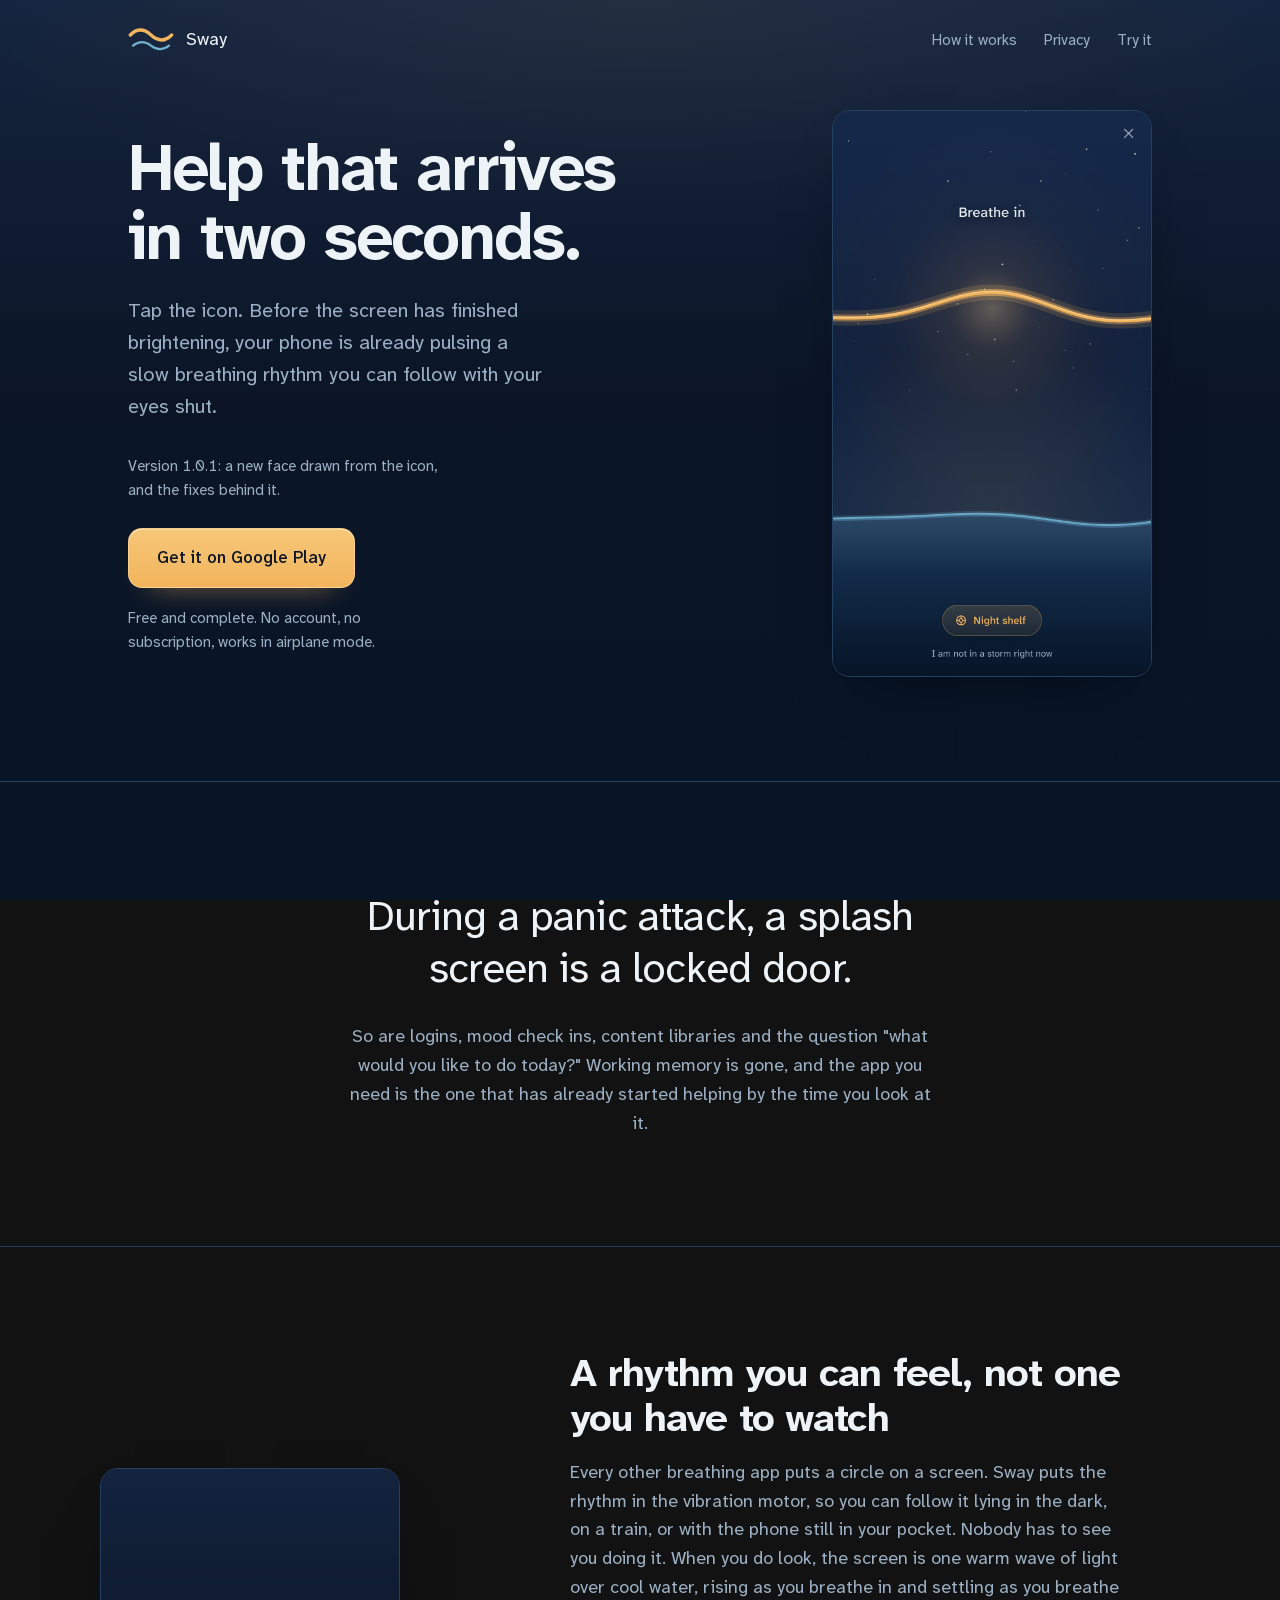
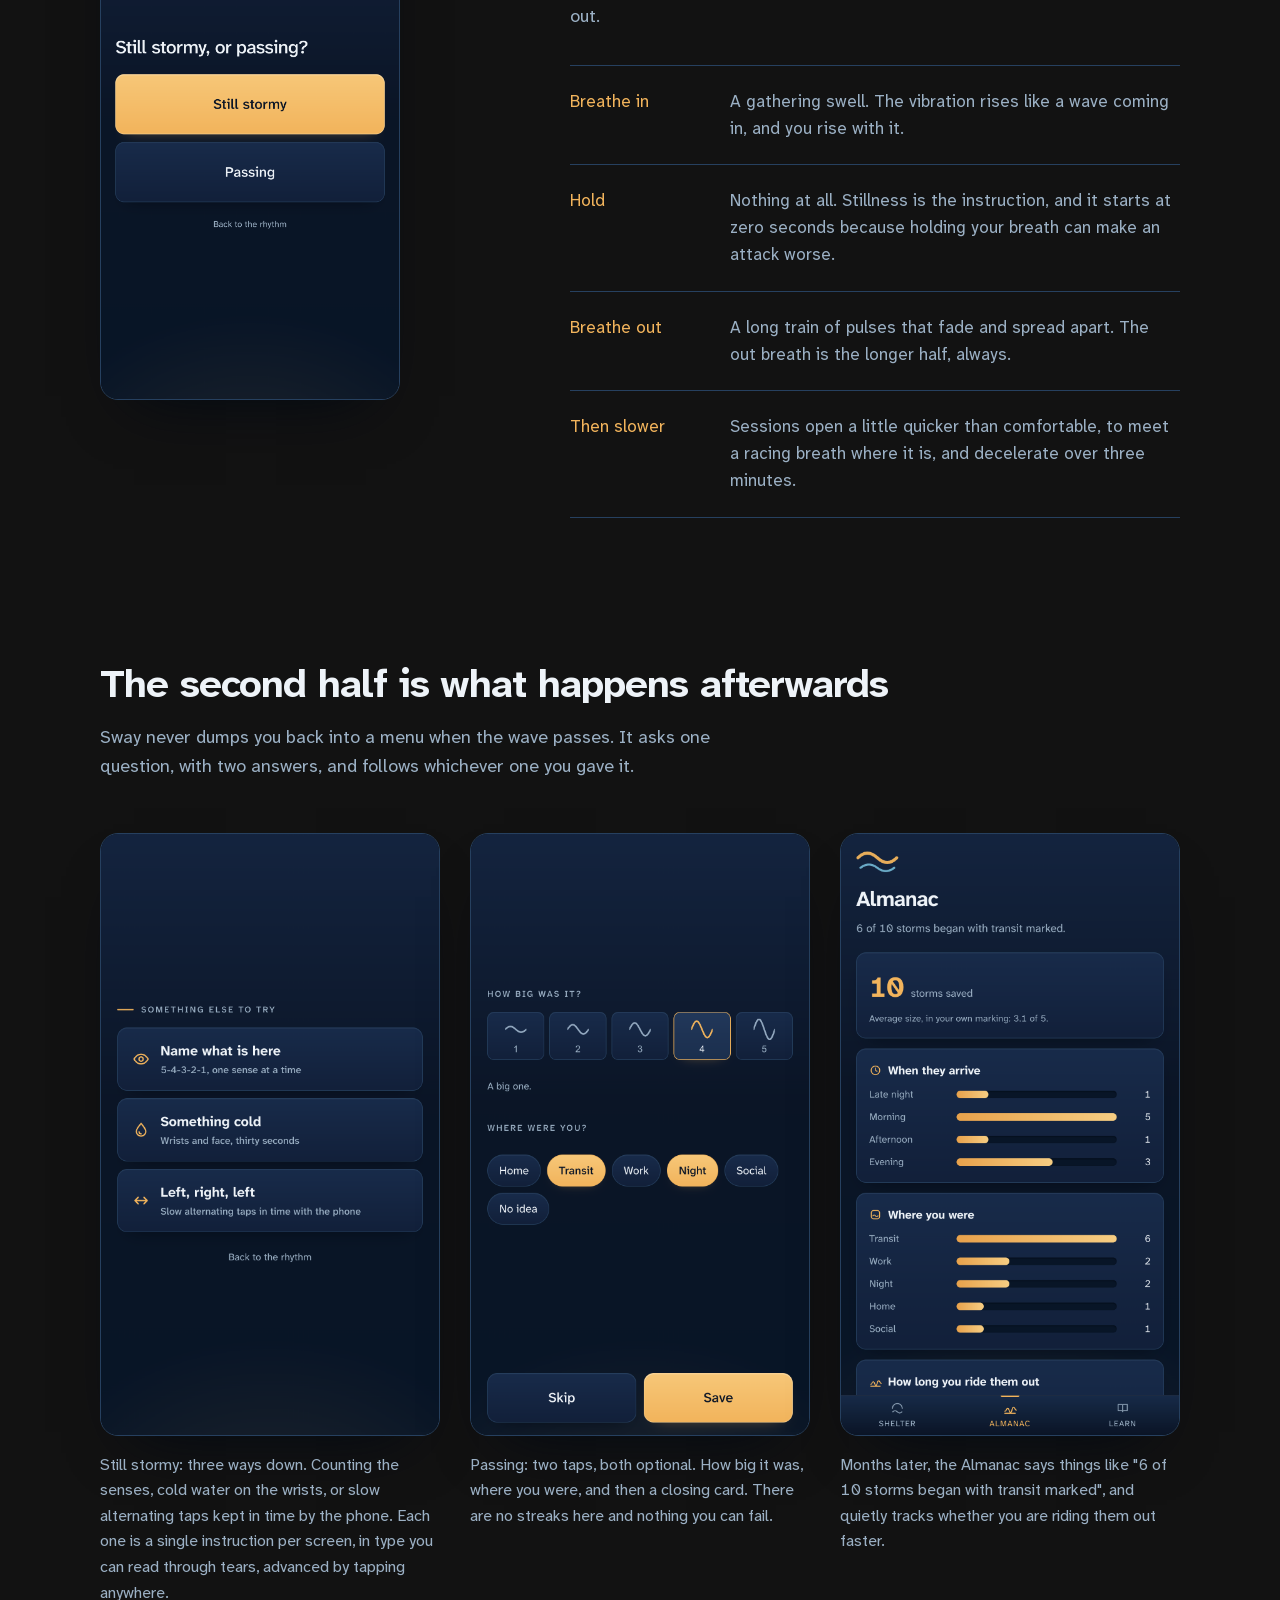
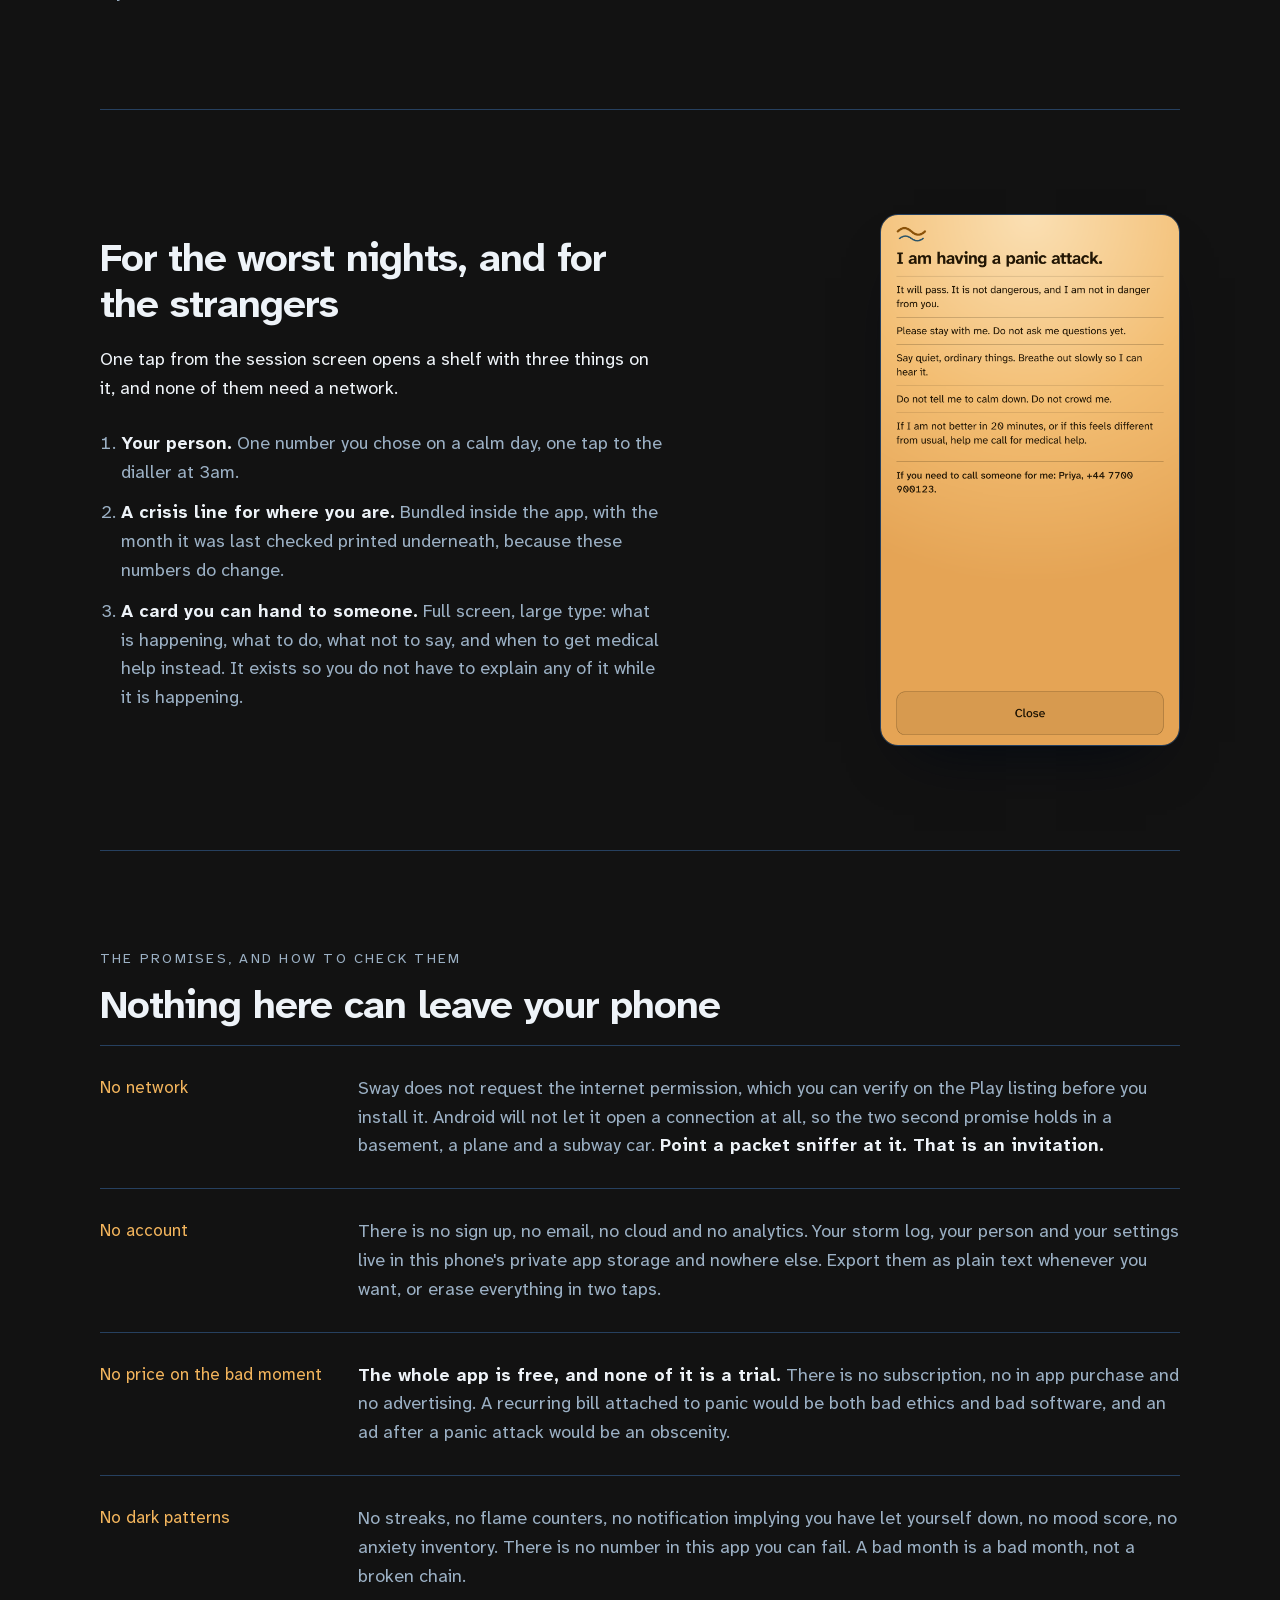
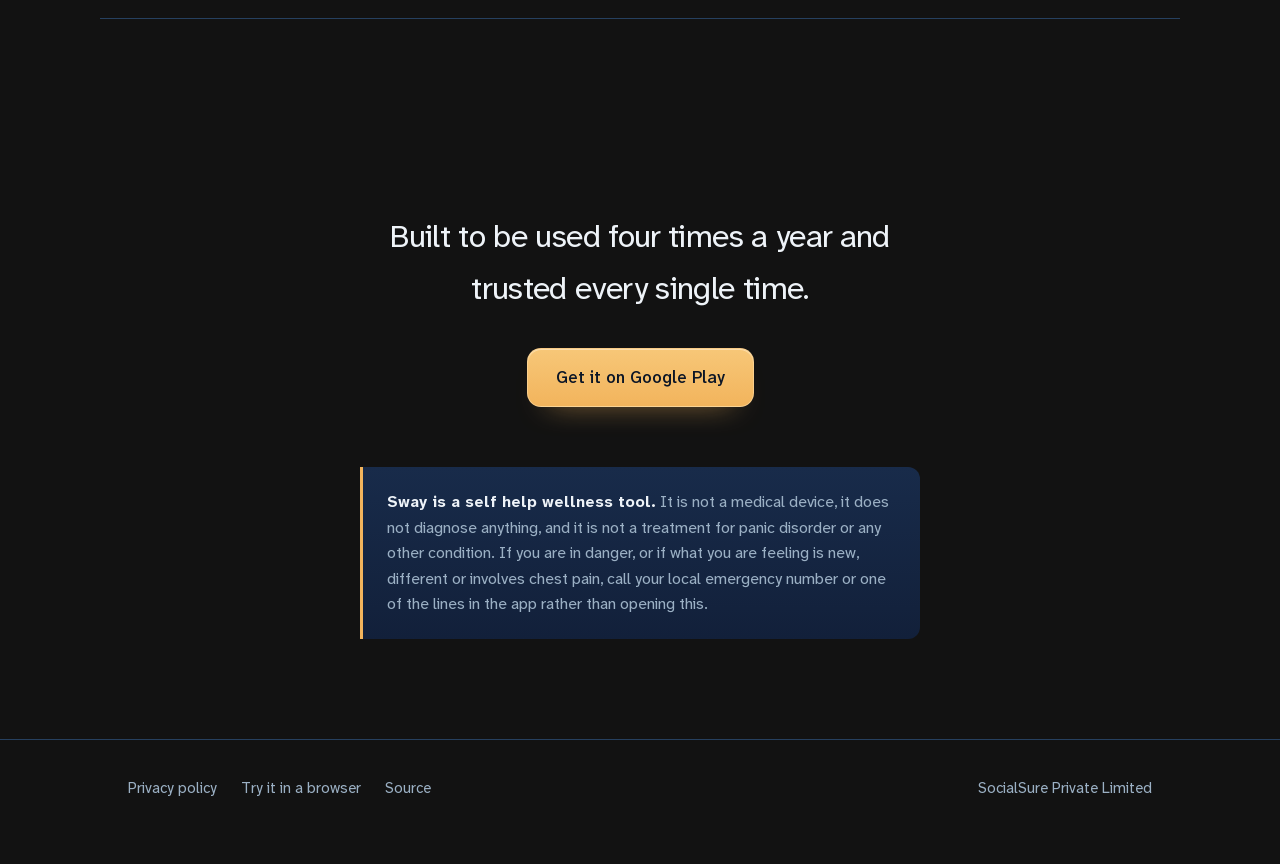
<file: docs/index.html>
<!doctype html>
<html lang="en">
<head>
<meta charset="utf-8">
<meta name="viewport" content="width=device-width, initial-scale=1">
<title>Sway. Help that arrives in two seconds.</title>
<meta name="description" content="Panic attack first aid for Android. Tap the icon and the phone is already pulsing a slow breathing rhythm you can follow with your eyes shut. Offline, no account, free.">
<meta property="og:title" content="Sway. Help that arrives in two seconds.">
<meta property="og:description" content="A breathing rhythm you can feel through your pocket, grounding tools, and a card you can hand to a stranger. Works in airplane mode.">
<meta property="og:type" content="website">
<link rel="icon" href="shots/icon.png">
<link rel="stylesheet" href="fonts/fonts.css">
<style>
  :root {
    color-scheme: dark;
    --bg: #0B1526; --surface: #12203A; --surface-hi: #182B4A; --surface-2: #1B2F4E;
    --fg: #EEF3F8; --muted: #9BB0C4; --hair: #26405F; --accent: #F2B45C; --accent-ink: #0B1526;
    --cool: #6FB2CE;
    --font: "Atkinson Hyperlegible Next", "Atkinson Hyperlegible", system-ui, -apple-system, sans-serif;
  }
  * { box-sizing: border-box; }
  html { scroll-behavior: smooth; }
  body { margin: 0; color: var(--fg); font-family: var(--font);
         font-size: 18px; line-height: 1.6; -webkit-font-smoothing: antialiased;
         font-variant-numeric: tabular-nums;
         background:
           radial-gradient(90% 40% at 50% 0%, rgba(242, 180, 92, .07), rgba(242, 180, 92, 0) 62%),
           linear-gradient(180deg, #14243F 0%, var(--bg) 44%, #081527 100%);
         background-attachment: fixed; }
  .wrap { max-width: 1080px; margin: 0 auto; padding: 0 28px; }
  a { color: var(--accent); }
  img.shot { width: 100%; height: auto; display: block; border: 1px solid var(--hair); border-radius: 18px;
             box-shadow: 0 30px 60px -34px rgba(2, 8, 18, 1); }

  .cta { display: inline-block; text-decoration: none; color: var(--accent-ink);
         background: linear-gradient(180deg, #F7C778, var(--accent));
         padding: 15px 28px; border-radius: 14px; font-size: 17px; font-weight: 500;
         border: 1px solid rgba(255, 226, 175, .5);
         box-shadow: 0 16px 30px -22px rgba(242, 180, 92, .8), inset 0 1px 0 rgba(255, 244, 224, .5);
         transition: transform .15s ease; }
  .cta:active { transform: translateY(1px); }

  nav { display: flex; align-items: center; justify-content: space-between; height: 78px; }
  .mark { display: flex; align-items: center; gap: 12px; font-size: 18px; }
  .mark svg { width: 46px; height: 24px; display: block; }
  nav a { color: var(--muted); text-decoration: none; font-size: 15px; margin-left: 22px; }
  nav a:hover { color: var(--fg); }

  /* 1. hero: copy left, phone right */
  .hero { display: grid; grid-template-columns: 1.05fr .95fr; gap: 60px; align-items: center; padding: 32px 0 104px; }
  .hero h1 { font-size: clamp(40px, 5.6vw, 66px); line-height: 1.05; letter-spacing: -0.03em; margin: 0 0 22px; font-weight: 700; }
  .hero p { font-size: 20px; color: var(--muted); margin: 0 0 32px; max-width: 32ch; }
  .hero .under { font-size: 15px; color: var(--muted); margin: 18px 0 0; }
  .hero img { max-width: 320px; margin-left: auto; }

  /* 2. manifesto band: centred type between hairlines */
  .band { border-top: 1px solid var(--hair); border-bottom: 1px solid var(--hair); padding: 108px 0; text-align: center; }
  .band p.big { font-size: clamp(27px, 3.8vw, 42px); line-height: 1.24; margin: 0 auto; max-width: 21ch;
                letter-spacing: -0.02em; }
  .band p.after { font-size: 18px; color: var(--muted); max-width: 50ch; margin: 28px auto 0; }

  /* 3. mechanism: phone left, timing rows right */
  .mech { display: grid; grid-template-columns: .8fr 1.2fr; gap: 64px; align-items: center; padding: 104px 0; }
  h2 { font-size: clamp(28px, 3.6vw, 40px); line-height: 1.14; letter-spacing: -0.025em; margin: 0 0 16px; font-weight: 700; }
  .mech p.sub { color: var(--muted); margin: 0 0 34px; max-width: 46ch; }
  .beat { display: grid; grid-template-columns: 8.5rem 1fr; gap: 24px; padding: 22px 0; border-top: 1px solid var(--hair); }
  .beat:last-child { border-bottom: 1px solid var(--hair); }
  .beat .t { color: var(--accent); font-size: 17px; }
  .beat .d { margin: 0; color: var(--muted); font-size: 17px; }
  .mech img { max-width: 300px; }

  /* 4. gallery strip */
  .gallery { padding: 40px 0 104px; }
  .gallery p.sub { color: var(--muted); max-width: 54ch; margin: 0 0 52px; }
  .strip { display: grid; grid-template-columns: repeat(3, 1fr); gap: 30px; }
  .strip figure { margin: 0; }
  .strip figcaption { color: var(--muted); font-size: 16px; margin-top: 16px; }

  /* 5. shelf: copy left, sand card right */
  .shelf { display: grid; grid-template-columns: 1fr .8fr; gap: 64px; align-items: center;
           padding: 104px 0; border-top: 1px solid var(--hair); }
  .shelf ol { margin: 26px 0 0; padding-left: 1.3rem; color: var(--muted); }
  .shelf li { margin-bottom: 12px; }
  .shelf li b { color: var(--fg); font-weight: 700; }
  .shelf img { max-width: 300px; margin-left: auto; }

  /* 6. plain fact rows */
  .facts { padding: 96px 0; border-top: 1px solid var(--hair); }
  .eyebrow { font-size: 14px; letter-spacing: .16em; text-transform: uppercase; color: var(--muted); margin: 0 0 14px; }
  .facts .row { display: grid; grid-template-columns: 14rem 1fr; gap: 34px; padding: 28px 0;
                border-top: 1px solid var(--hair); align-items: start; }
  .facts .row:last-child { border-bottom: 1px solid var(--hair); }
  .facts .k { color: var(--accent); font-size: 17px; }
  .facts .v { margin: 0; color: var(--muted); }
  .facts .v b { color: var(--fg); font-weight: 700; }

  /* 7. close */
  .close { text-align: center; padding: 96px 0 40px; }
  .close p.line { font-size: clamp(24px, 3vw, 32px); max-width: 24ch; margin: 0 auto 34px; letter-spacing: -0.02em; }
  .note { background: linear-gradient(180deg, var(--surface-hi), var(--surface));
          border-left: 3px solid var(--accent); border-radius: 0 12px 12px 0;
          padding: 22px 24px; font-size: 16px; color: var(--muted); max-width: 56ch; margin: 60px auto 0; text-align: left; }
  .note b { color: var(--fg); font-weight: 700; }

  footer { border-top: 1px solid var(--hair); padding: 36px 0 64px; color: var(--muted); font-size: 15px; margin-top: 60px; }
  footer .row { display: flex; justify-content: space-between; gap: 22px; flex-wrap: wrap; }
  footer a { color: var(--muted); text-decoration: none; margin-right: 20px; }
  footer a:hover { color: var(--fg); }

  .reveal { transition: opacity .6s ease, transform .6s ease; }
  html.js .reveal:not(.in) { opacity: 0; transform: translateY(14px); }
  @media (prefers-reduced-motion: reduce) {
    html { scroll-behavior: auto; }
    html.js .reveal:not(.in) { opacity: 1; transform: none; }
    .reveal { transition: none; }
  }

  @media (max-width: 880px) {
    .hero, .mech, .shelf { grid-template-columns: 1fr; gap: 44px; }
    .hero { padding-bottom: 72px; }
    .mech, .shelf { padding: 72px 0; }
    .hero img, .mech img, .shelf img { max-width: 290px; margin: 0 auto; }
    .strip { grid-template-columns: 1fr; gap: 44px; max-width: 320px; margin: 0 auto; }
    .facts .row { grid-template-columns: 1fr; gap: 10px; }
    .band { padding: 76px 0; }
    nav a { margin-left: 14px; font-size: 14px; }
  }
</style>
</head>
<body>

<div class="wrap">
  <nav>
    <span class="mark">
      <svg viewBox="0 0 68 36" aria-hidden="true" fill="none" stroke-linecap="round">
        <path d="M3 12 C13 2 23 2 34 12 S55 22 65 12" stroke="#F2B45C" stroke-width="5"/>
        <path d="M7 28 C16 21 25 21 34 28 S52 35 61 28" stroke="#6FB2CE" stroke-width="3.4"/>
      </svg>
      Sway
    </span>
    <span>
      <a href="#how">How it works</a>
      <a href="privacy-policy.html">Privacy</a>
      <a href="play/">Try it</a>
    </span>
  </nav>

  <header class="hero">
    <div>
      <h1>Help that arrives in two seconds.</h1>
      <p>Tap the icon. Before the screen has finished brightening, your phone is already pulsing a slow breathing rhythm you can follow with your eyes shut.</p>
      <p class="under" style="margin:0 0 26px">Version 1.0.1: a new face drawn from the icon, and the fixes behind it.</p>
      <a class="cta" href="https://play.google.com/store/apps/details?id=com.mohdshayan.sway">Get it on Google Play</a>
      <p class="under">Free and complete. No account, no subscription, works in airplane mode.</p>
    </div>
    <img class="shot reveal" src="shots/01-session.png" width="1080" height="1920"
         alt="The session screen: a warm wave of light riding over cool water under a field of stars, with the words Breathe in.">
  </header>
</div>

<section class="band">
  <div class="wrap">
    <p class="big">During a panic attack, a splash screen is a locked door.</p>
    <p class="after">So are logins, mood check ins, content libraries and the question "what would you like to do
      today?" Working memory is gone, and the app you need is the one that has already started helping by the
      time you look at it.</p>
  </div>
</section>

<section class="mech wrap" id="how">
  <img class="shot reveal" src="shots/02-fork.png" width="1080" height="1920"
       alt="The screen after a session: Still stormy, or passing, as two large buttons.">
  <div>
    <h2>A rhythm you can feel, not one you have to watch</h2>
    <p class="sub">Every other breathing app puts a circle on a screen. Sway puts the rhythm in the vibration
      motor, so you can follow it lying in the dark, on a train, or with the phone still in your pocket.
      Nobody has to see you doing it. When you do look, the screen is one warm wave of light over cool
      water, rising as you breathe in and settling as you breathe out.</p>
    <div class="beat"><span class="t">Breathe in</span><p class="d">A gathering swell. The vibration rises like a wave coming in, and you rise with it.</p></div>
    <div class="beat"><span class="t">Hold</span><p class="d">Nothing at all. Stillness is the instruction, and it starts at zero seconds because holding your breath can make an attack worse.</p></div>
    <div class="beat"><span class="t">Breathe out</span><p class="d">A long train of pulses that fade and spread apart. The out breath is the longer half, always.</p></div>
    <div class="beat"><span class="t">Then slower</span><p class="d">Sessions open a little quicker than comfortable, to meet a racing breath where it is, and decelerate over three minutes.</p></div>
  </div>
</section>

<section class="gallery wrap">
  <h2>The second half is what happens afterwards</h2>
  <p class="sub">Sway never dumps you back into a menu when the wave passes. It asks one question, with two
    answers, and follows whichever one you gave it.</p>
  <div class="strip">
    <figure class="reveal">
      <img class="shot" src="shots/03-grounding.png" width="1080" height="1920"
           alt="The grounding menu: name what is here, something cold, or left right left, as three large cards.">
      <figcaption>Still stormy: three ways down. Counting the senses, cold water on the wrists, or slow
        alternating taps kept in time by the phone. Each one is a single instruction per screen, in type you
        can read through tears, advanced by tapping anywhere.</figcaption>
    </figure>
    <figure class="reveal">
      <img class="shot" src="shots/04-log.png" width="1080" height="1920"
           alt="The storm log: five waves of increasing size, and context chips for home, transit, work, night and social.">
      <figcaption>Passing: two taps, both optional. How big it was, where you were, and then a closing card.
        There are no streaks here and nothing you can fail.</figcaption>
    </figure>
    <figure class="reveal">
      <img class="shot" src="shots/05-almanac.png" width="1080" height="1920"
           alt="The Almanac showing ten storms saved, when they arrive, where you were, and how long they last.">
      <figcaption>Months later, the Almanac says things like "6 of 10 storms began with transit marked", and
        quietly tracks whether you are riding them out faster.</figcaption>
    </figure>
  </div>
</section>

<section class="shelf wrap">
  <div>
    <h2>For the worst nights, and for the strangers</h2>
    <p class="sub">One tap from the session screen opens a shelf with three things on it, and none of
      them need a network.</p>
    <ol>
      <li><b>Your person.</b> One number you chose on a calm day, one tap to the dialler at 3am.</li>
      <li><b>A crisis line for where you are.</b> Bundled inside the app, with the month it was last checked
        printed underneath, because these numbers do change.</li>
      <li><b>A card you can hand to someone.</b> Full screen, large type: what is happening, what to do, what
        not to say, and when to get medical help instead. It exists so you do not have to explain any of it
        while it is happening.</li>
    </ol>
  </div>
  <img class="shot reveal" src="shots/06-bystander.png" width="1080" height="1920"
       alt="The bystander card: I am having a panic attack. It will pass. Please stay with me.">
</section>

<section class="facts wrap">
  <p class="eyebrow">The promises, and how to check them</p>
  <h2>Nothing here can leave your phone</h2>
  <div class="row">
    <div class="k">No network</div>
    <p class="v">Sway does not request the internet permission, which you can verify on the Play listing before
      you install it. Android will not let it open a connection at all, so the two second promise holds in a
      basement, a plane and a subway car. <b>Point a packet sniffer at it. That is an invitation.</b></p>
  </div>
  <div class="row">
    <div class="k">No account</div>
    <p class="v">There is no sign up, no email, no cloud and no analytics. Your storm log, your person and your
      settings live in this phone's private app storage and nowhere else. Export them as plain text whenever
      you want, or erase everything in two taps.</p>
  </div>
  <div class="row">
    <div class="k">No price on the bad moment</div>
    <p class="v"><b>The whole app is free, and none of it is a trial.</b> There is no subscription, no in app
      purchase and no advertising. A recurring bill attached to panic would be both bad ethics and bad
      software, and an ad after a panic attack would be an obscenity.</p>
  </div>
  <div class="row">
    <div class="k">No dark patterns</div>
    <p class="v">No streaks, no flame counters, no notification implying you have let yourself down, no mood
      score, no anxiety inventory. There is no number in this app you can fail. A bad month is a bad month, not
      a broken chain.</p>
  </div>
</section>

<section class="close wrap">
  <p class="line">Built to be used four times a year and trusted every single time.</p>
  <a class="cta" href="https://play.google.com/store/apps/details?id=com.mohdshayan.sway">Get it on Google Play</a>
  <p class="note"><b>Sway is a self help wellness tool.</b> It is not a medical device, it does not diagnose
    anything, and it is not a treatment for panic disorder or any other condition. If you are in danger, or if
    what you are feeling is new, different or involves chest pain, call your local emergency number or one of
    the lines in the app rather than opening this.</p>
</section>

<footer>
  <div class="wrap row">
    <span>
      <a href="privacy-policy.html">Privacy policy</a>
      <a href="play/">Try it in a browser</a>
      <a href="https://github.com/shayanmohd/sway">Source</a>
    </span>
    <span>SocialSure Private Limited</span>
  </div>
</footer>

<script>
  // Nothing is hidden unless this runs, and anything already scrolled past is revealed straight away.
  document.documentElement.classList.add('js');
  const els = Array.prototype.slice.call(document.querySelectorAll('.reveal'));
  let queued = false;
  function check() {
    queued = false;
    for (let i = els.length - 1; i >= 0; i--) {
      if (els[i].getBoundingClientRect().top < window.innerHeight - 40) {
        els[i].classList.add('in'); els.splice(i, 1);
      }
    }
  }
  addEventListener('scroll', function () {
    if (!queued) { queued = true; requestAnimationFrame(check); }
  }, { passive: true });
  addEventListener('resize', check, { passive: true });
  check();
</script>
</body>
</html>
</file>
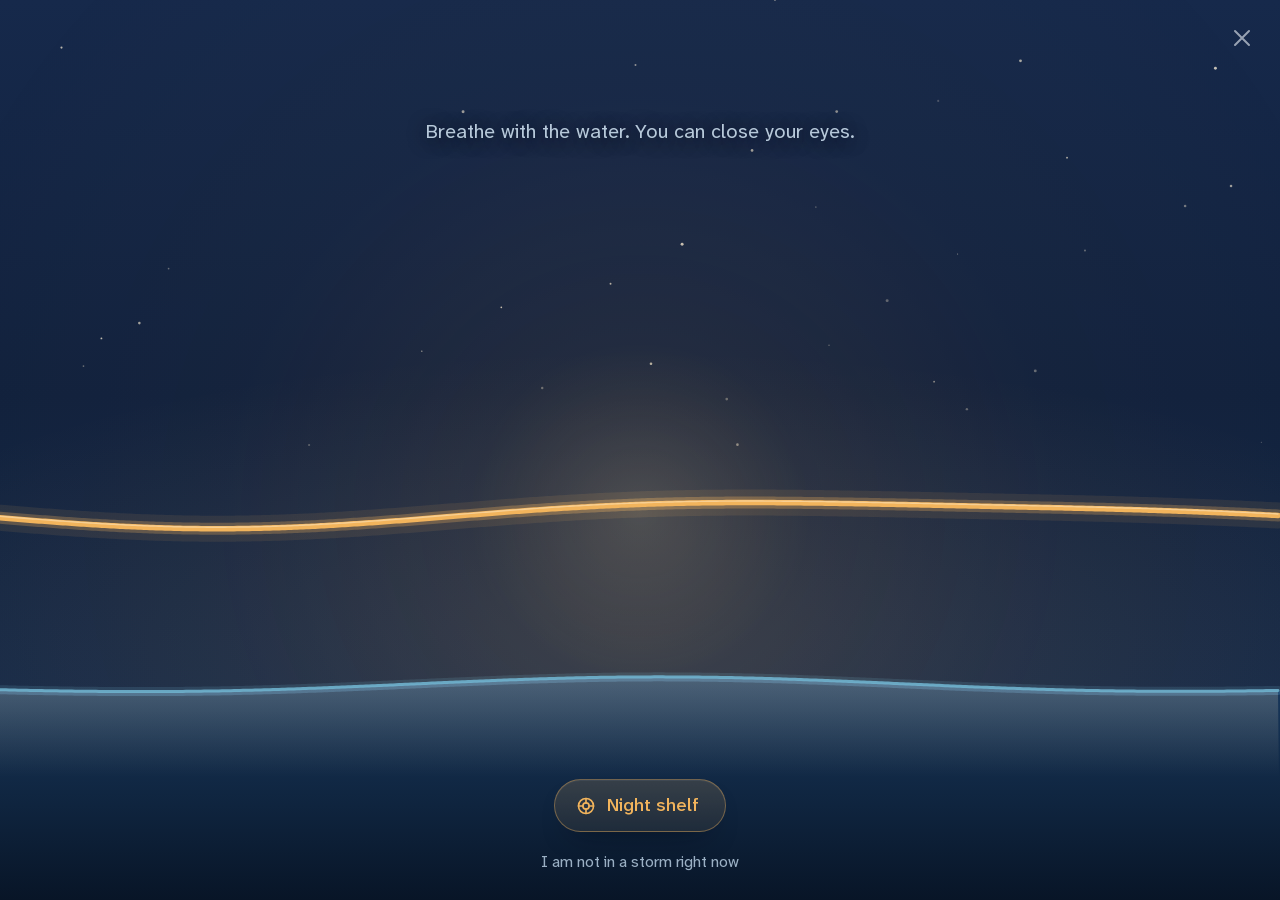
<file: web/index.html>
<!doctype html>
<html lang="en">
<head>
<meta charset="utf-8">
<meta name="viewport" content="width=device-width, initial-scale=1, maximum-scale=1, user-scalable=no, viewport-fit=cover">
<meta name="color-scheme" content="dark">
<title>Sway</title>
<link rel="icon" href="data:,">
<link rel="stylesheet" href="fonts/fonts.css">
<link rel="stylesheet" href="css/style.css">
</head>
<body>

<!-- One stroke language for the whole app: 24 unit box, 1.8 stroke, round caps and joins.
     The mark is the icon's own two waves, warm over cool, at the same proportions. -->
<svg id="glyphs" aria-hidden="true" focusable="false"><defs>
  <g id="g-mark" fill="none" stroke-linecap="round">
    <path d="M3 12 C13 2 23 2 34 12 S55 22 65 12" stroke="var(--mark-warm, #F2B45C)" stroke-width="5"/>
    <path d="M7 28 C16 21 25 21 34 28 S52 35 61 28" stroke="var(--mark-cool, #6FB2CE)" stroke-width="3.4"/>
  </g>
  <g id="g-shelter"><path d="M3.5 12.5 A8.5 8.5 0 0 1 20.5 12.5"/><path d="M4 18.5c2.7-2.6 5.3-2.6 8 0s5.3 2.6 8 0"/></g>
  <g id="g-almanac"><path d="M3 17.5c2.5 0 2.5-5 5-5s2.5 7 5 7 2.5-9 5-9 2.5 5 5 5"/><path d="M3 21h18"/></g>
  <g id="g-learn"><path d="M4 5.5h6.2c1 0 1.8.8 1.8 1.8v11c0-1-.8-1.8-1.8-1.8H4z"/><path d="M20 5.5h-6.2c-1 0-1.8.8-1.8 1.8v11c0-1 .8-1.8 1.8-1.8H20z"/></g>
  <g id="g-call"><path d="M6.4 4.5h3l1.4 3.6-1.8 1.5a10.5 10.5 0 0 0 5.4 5.4l1.5-1.8 3.6 1.4v3a1.9 1.9 0 0 1-2.1 1.9C10.4 18.8 5.2 13.6 4.5 6.6a1.9 1.9 0 0 1 1.9-2.1z"/></g>
  <g id="g-text"><path d="M4 6.2h16v10H9.5L5.5 19v-2.8H4z"/><path d="M8 10.2h8M8 13h5"/></g>
  <g id="g-ring"><circle cx="12" cy="12" r="8.2"/><circle cx="12" cy="12" r="3.4"/><path d="M12 3.8v4.8M12 15.4v4.8M3.8 12h4.8M15.4 12h4.8"/></g>
  <g id="g-card"><rect x="3.2" y="5.4" width="17.6" height="13.2" rx="2.4"/><path d="M7 10h7M7 13.6h4.5"/></g>
  <g id="g-person"><circle cx="12" cy="8.2" r="3.6"/><path d="M5 19.4c0-3.4 3.1-5.6 7-5.6s7 2.2 7 5.6"/></g>
  <g id="g-play"><circle cx="12" cy="12" r="8.4"/><path d="M10 8.6l5.4 3.4L10 15.4z"/></g>
  <g id="g-pulse"><rect x="7" y="3.2" width="10" height="17.6" rx="2.6"/><path d="M3.4 9.4c-.9 1.6-.9 3.6 0 5.2M20.6 9.4c.9 1.6.9 3.6 0 5.2"/></g>
  <g id="g-sound"><path d="M5 9.6h3l4-3.4v11.6l-4-3.4H5z"/><path d="M15.4 9.2c1.2 1.6 1.2 4 0 5.6"/></g>
  <g id="g-moon"><path d="M19 14.6A8 8 0 0 1 9.4 5a8.2 8.2 0 1 0 9.6 9.6z"/></g>
  <g id="g-export"><path d="M12 3.6v10.2"/><path d="M8.4 10.4L12 14l3.6-3.6"/><path d="M4.6 15.6v3.2c0 .9.7 1.6 1.6 1.6h11.6c.9 0 1.6-.7 1.6-1.6v-3.2"/></g>
  <g id="g-erase"><circle cx="12" cy="12" r="8.2"/><path d="M6.6 17.4L17.4 6.6"/></g>
  <!-- "Look around you" is the first line of the 5-4-3-2-1 walk. Concentric arcs around a dot read
       as a broadcast symbol, which is the one thing this app never does. -->
  <g id="g-senses"><path d="M2.9 12c2.5-4.1 5.6-6.2 9.1-6.2s6.6 2.1 9.1 6.2c-2.5 4.1-5.6 6.2-9.1 6.2S5.4 16.1 2.9 12z"/><circle cx="12" cy="12" r="2.7"/></g>
  <g id="g-cold"><path d="M12 3.8c3.6 4.6 6 7.4 6 10.2a6 6 0 0 1-12 0c0-2.8 2.4-5.6 6-10.2z"/><path d="M9.4 14.6a2.7 2.7 0 0 0 2.6 2.6"/></g>
  <g id="g-tap"><path d="M4.6 12h14.8"/><path d="M8.4 7.8L4.2 12l4.2 4.2"/><path d="M15.6 7.8L19.8 12l-4.2 4.2"/></g>
  <g id="g-clock"><circle cx="12" cy="12" r="8.2"/><path d="M12 7.3V12l3.3 2"/></g>
  <g id="g-place"><rect x="4" y="4" width="16" height="16" rx="4.6"/><path d="M7.2 14.2c1.6-2 3.2-2 4.8 0s3.2 2 4.8 0"/></g>
  <g id="g-check"><path d="M5 12.6l4.6 4.4L19 7.4"/></g>
  <g id="g-chev"><path d="M9.5 5.5l6.4 6.5-6.4 6.5"/></g>
</defs></svg>

<main id="stage">

  <!-- ============ CRISIS LAYER ============ -->

  <section class="screen" id="s-session">
    <div class="sky" aria-hidden="true"></div>
    <canvas id="water" aria-hidden="true"></canvas>
    <button class="endx" id="endBtn" aria-label="End the session">
      <svg viewBox="0 0 24 24" aria-hidden="true"><path d="M5 5 L19 19 M19 5 L5 19"/></svg>
    </button>
    <div class="sess-mid">
      <p class="hint" id="hint">Breathe with the water. You can close your eyes.</p>
      <p class="phase" id="phase" aria-live="polite"></p>
    </div>
    <div class="sess-foot">
      <button class="shelfbtn" id="shelfBtn">
        <svg class="ic" viewBox="0 0 24 24" aria-hidden="true"><use href="#g-ring"/></svg>Night shelf</button>
      <button class="quietlink" id="calmBtn">I am not in a storm right now</button>
    </div>
    <div class="pocket" id="pocketVeil" hidden>
      <p>Screen dimmed. The rhythm is still running.</p>
      <p class="sm">Touch anywhere to bring it back.</p>
    </div>
  </section>

  <section class="screen pad" id="s-fork" hidden>
    <div class="mid">
      <h1 class="ask">Still stormy, or passing?</h1>
      <div class="forkrow">
        <button class="big" id="forkStorm">Still stormy</button>
        <button class="big alt" id="forkPass">Passing</button>
      </div>
      <button class="quietlink center" id="forkBack">Back to the rhythm</button>
    </div>
  </section>

  <section class="screen pad" id="s-tools" hidden>
    <div class="mid">
      <p class="eyebrow"><span class="rule"></span>Something else to try</p>
      <div class="toolstack">
        <button class="big alt tool" data-tool="senses">
          <svg class="ic" viewBox="0 0 24 24" aria-hidden="true"><use href="#g-senses"/></svg>
          <span><b>Name what is here</b><i>5-4-3-2-1, one sense at a time</i></span></button>
        <button class="big alt tool" data-tool="cold">
          <svg class="ic" viewBox="0 0 24 24" aria-hidden="true"><use href="#g-cold"/></svg>
          <span><b>Something cold</b><i>Wrists and face, thirty seconds</i></span></button>
        <button class="big alt tool" data-tool="tapping">
          <svg class="ic" viewBox="0 0 24 24" aria-hidden="true"><use href="#g-tap"/></svg>
          <span><b>Left, right, left</b><i>Slow alternating taps in time with the phone</i></span></button>
      </div>
      <button class="quietlink center" id="toolsBack">Back to the rhythm</button>
    </div>
  </section>

  <section class="screen pad tappable" id="s-step" hidden>
    <div class="mid">
      <p class="big-instruction" id="stepBig"></p>
      <p class="small-instruction" id="stepSmall"></p>
    </div>
    <p class="advance" id="stepAdvance">Tap anywhere when you have</p>
  </section>

  <section class="screen pad" id="s-tap" hidden>
    <div class="mid">
      <div class="bilateral"><span class="dot" id="dotL"></span><span class="dot" id="dotR"></span></div>
      <p class="big-instruction" id="tapLine"></p>
      <p class="small-instruction" id="tapHow">Your phone has one motor, so it keeps the beat. Your hands do the alternating.</p>
    </div>
    <div class="stepfoot"><button class="big alt" id="tapDone">Done</button></div>
  </section>

  <section class="screen pad" id="s-log" hidden>
    <div class="mid">
      <p class="eyebrow">How big was it?</p>
      <div class="waves" id="waveRow" role="group" aria-label="Wave size"></div>
      <p class="wavehint" id="waveHint">Tap a wave, or skip. Nothing here is scored.</p>
      <p class="eyebrow mt">Where were you?</p>
      <div class="chips" id="chipRow"></div>
    </div>
    <div class="stepfoot two">
      <button class="big alt" id="logSkip">Skip</button>
      <button class="big" id="logSave">Save</button>
    </div>
  </section>

  <section class="screen pad" id="s-closing" hidden>
    <div class="mid">
      <p class="closing" id="closingLine">That was hard. You rode it.</p>
      <p class="closing-sub" id="closingSub"></p>
    </div>
    <div class="stepfoot two">
      <button class="big alt" id="closeAgain">Back to the rhythm</button>
      <button class="big" id="closeDone">Done</button>
    </div>
  </section>

  <!-- ============ CALM LAYER ============ -->

  <section class="screen view" id="v-shelter" hidden>
    <div class="scroller">
      <header class="vhead">
        <svg class="mark" viewBox="0 0 68 36" aria-hidden="true"><use href="#g-mark"/></svg>
        <h1 class="h1">Shelter</h1>
        <p class="lede">This is the calm side of the app. Nothing here is urgent, so it is allowed to take its time.</p>
      </header>

      <div class="panel">
        <h2 class="h2"><svg class="ic" viewBox="0 0 24 24" aria-hidden="true"><use href="#g-play"/></svg>Rehearse the rhythm</h2>
        <p class="help">Three minutes on an ordinary day. The point is that your body knows the pattern before it needs it.</p>
        <button class="btn" id="rehearseBtn">Start a rehearsal</button>
      </div>

      <div class="panel">
        <h2 class="h2"><svg class="ic" viewBox="0 0 24 24" aria-hidden="true"><use href="#g-person"/></svg>Your person</h2>
        <p class="help" id="contactState"></p>
        <div class="field">
          <label for="cName">Name</label>
          <input type="text" id="cName" placeholder="Who you would want to hear" autocomplete="off">
        </div>
        <div class="field">
          <label for="cPhone">Phone</label>
          <input type="tel" id="cPhone" placeholder="Number to dial" autocomplete="off">
        </div>
        <button class="btn ghost" id="cSave">Save contact</button>
      </div>

      <div class="panel">
        <h2 class="h2"><svg class="ic" viewBox="0 0 24 24" aria-hidden="true"><use href="#g-ring"/></svg>Crisis lines</h2>
        <div class="field">
          <label for="regionSel">Where you are</label>
          <select id="regionSel"></select>
        </div>
        <p class="help" id="regionPreview"></p>
      </div>

      <div class="panel" id="calibPanel">
        <h2 class="h2"><svg class="ic" viewBox="0 0 24 24" aria-hidden="true"><use href="#g-pulse"/></svg>Calibrate the haptics</h2>
        <p class="help">Vibration motors vary wildly between phones. Set the strength once so the swell is easy to follow without being startling.</p>
        <div class="field">
          <label for="strengthRange">Strength</label>
          <input type="range" id="strengthRange" min="15" max="100" step="5">
        </div>
        <div class="btnrow">
          <button class="btn ghost" id="testSwell">Feel one breath</button>
          <span class="help" id="ampNote"></span>
        </div>
      </div>

      <div class="panel">
        <h2 class="h2"><svg class="ic" viewBox="0 0 24 24" aria-hidden="true"><use href="#g-moon"/></svg>Settings</h2>
        <div class="field">
          <label for="protoSel">Rhythm</label>
          <select id="protoSel">
            <option value="tide">Tide. Starts quick, slows over three minutes</option>
            <option value="even">Even. Four counts each, all the way round</option>
            <option value="long">Long exhale. Four in, seven hold, eight out</option>
          </select>
          <p class="help">Tide is the default because holding the breath can make some attacks worse.</p>
        </div>
        <div class="field row">
          <div><label for="hapticsChk">Haptics</label><p class="help">The rhythm you can follow with the phone in a pocket.</p></div>
          <input type="checkbox" id="hapticsChk">
        </div>
        <div class="field row">
          <div><label for="audioChk">Tide sound</label><p class="help">A low swell under the rhythm, for phones with weak motors.</p></div>
          <input type="checkbox" id="audioChk">
        </div>
        <div class="field row">
          <div><label for="dimChk">Pocket dim</label><p class="help">Darken the screen after forty five seconds without a touch, so the rhythm can run in a pocket.</p></div>
          <input type="checkbox" id="dimChk">
        </div>
      </div>

      <div class="panel">
        <h2 class="h2"><svg class="ic" viewBox="0 0 24 24" aria-hidden="true"><use href="#g-export"/></svg>Your log</h2>
        <p class="help">Everything Sway knows sits on this phone. Take a copy whenever you want one.</p>
        <div class="btnrow">
          <button class="btn ghost" id="exportBtn">Export as text</button>
          <button class="btn ghost danger" id="eraseBtn">Erase everything</button>
        </div>
        <p class="help" id="ioNote"></p>
      </div>

      <p class="colophon">Sway. Made to be used four times a year and trusted every time.<br>
        A self-help tool, not a medical device or a treatment.</p>
    </div>
  </section>

  <section class="screen view" id="v-almanac" hidden>
    <div class="scroller">
      <header class="vhead">
        <svg class="mark" viewBox="0 0 68 36" aria-hidden="true"><use href="#g-mark"/></svg>
        <h1 class="h1">Almanac</h1>
        <p class="lede" id="almHead"></p>
      </header>
      <div id="almBody"></div>
    </div>
  </section>

  <section class="screen view" id="v-learn" hidden>
    <div class="scroller">
      <header class="vhead">
        <svg class="mark" viewBox="0 0 68 36" aria-hidden="true"><use href="#g-mark"/></svg>
        <h1 class="h1">Learn</h1>
        <p class="lede">Ten short pieces about what a panic attack does to a body, and one about what to do for someone else.</p>
      </header>
      <div class="disclaimer">
        Sway is a self-help wellness tool. It is not a medical device, it does not diagnose anything, and it is
        not a substitute for care from a doctor or a therapist. If you are in danger, call your local emergency
        number or one of the lines in the night shelf.
      </div>
      <div id="cardList"></div>
      <div class="panel">
        <h2 class="h2"><svg class="ic" viewBox="0 0 24 24" aria-hidden="true"><use href="#g-card"/></svg>Hand this to someone</h2>
        <p class="help">A full screen card for a bystander, so you do not have to explain any of this out loud.</p>
        <button class="btn ghost" id="learnBystander">Open the card</button>
      </div>
    </div>
  </section>
</main>

<nav id="tabs" hidden>
  <button class="tab is-on" data-view="shelter"><svg viewBox="0 0 24 24" aria-hidden="true"><use href="#g-shelter"/></svg><span>Shelter</span></button>
  <button class="tab" data-view="almanac"><svg viewBox="0 0 24 24" aria-hidden="true"><use href="#g-almanac"/></svg><span>Almanac</span></button>
  <button class="tab" data-view="learn"><svg viewBox="0 0 24 24" aria-hidden="true"><use href="#g-learn"/></svg><span>Learn</span></button>
</nav>

<!-- ============ OVERLAYS ============ -->

<div class="sheet" id="shelf" hidden>
  <div class="sheet-panel">
    <div class="sheet-body">
      <p class="sheet-title"><svg class="mark sm" viewBox="0 0 68 36" aria-hidden="true"><use href="#g-mark"/></svg>Night shelf</p>
      <button class="shelf-item" id="shelfContact">
        <svg class="ic" viewBox="0 0 24 24" aria-hidden="true"><use href="#g-person"/></svg>
        <span><b id="shelfContactName">Your person</b><i id="shelfContactSub"></i></span></button>
      <div id="shelfLines"></div>
      <button class="shelf-item" id="shelfCard">
        <svg class="ic" viewBox="0 0 24 24" aria-hidden="true"><use href="#g-card"/></svg>
        <span><b>Hand this to someone</b><i>A card that explains it for you</i></span></button>
      <p class="shelf-note" id="shelfNote"></p>
    </div>
    <div class="sheet-foot"><button class="btn ghost wide" id="shelfClose">Close</button></div>
  </div>
</div>

<section class="screen bystander" id="s-bystander" hidden>
  <div class="bys-scroll">
    <svg class="mark bys-mark" viewBox="0 0 68 36" aria-hidden="true"><use href="#g-mark"/></svg>
    <p class="bys-lead" id="bysLead"></p>
    <ul class="bys-list" id="bysList"></ul>
    <p class="bys-name" id="bysName"></p>
  </div>
  <div class="stepfoot"><button class="big alt" id="bysClose">Close</button></div>
</section>

<div class="sheet" id="reader" hidden>
  <div class="sheet-panel tall">
    <div class="sheet-body">
      <h2 class="h2 reader-title" id="readerTitle"></h2>
      <div id="readerBody"></div>
    </div>
    <div class="sheet-foot"><button class="btn ghost wide" id="readerClose">Close</button></div>
  </div>
</div>

<p id="toast" class="toast" hidden></p>

<script src="js/store.js"></script>
<script src="js/content.js"></script>
<script src="js/engine.js"></script>
<script src="js/app.js"></script>
</body>
</html>
</file>
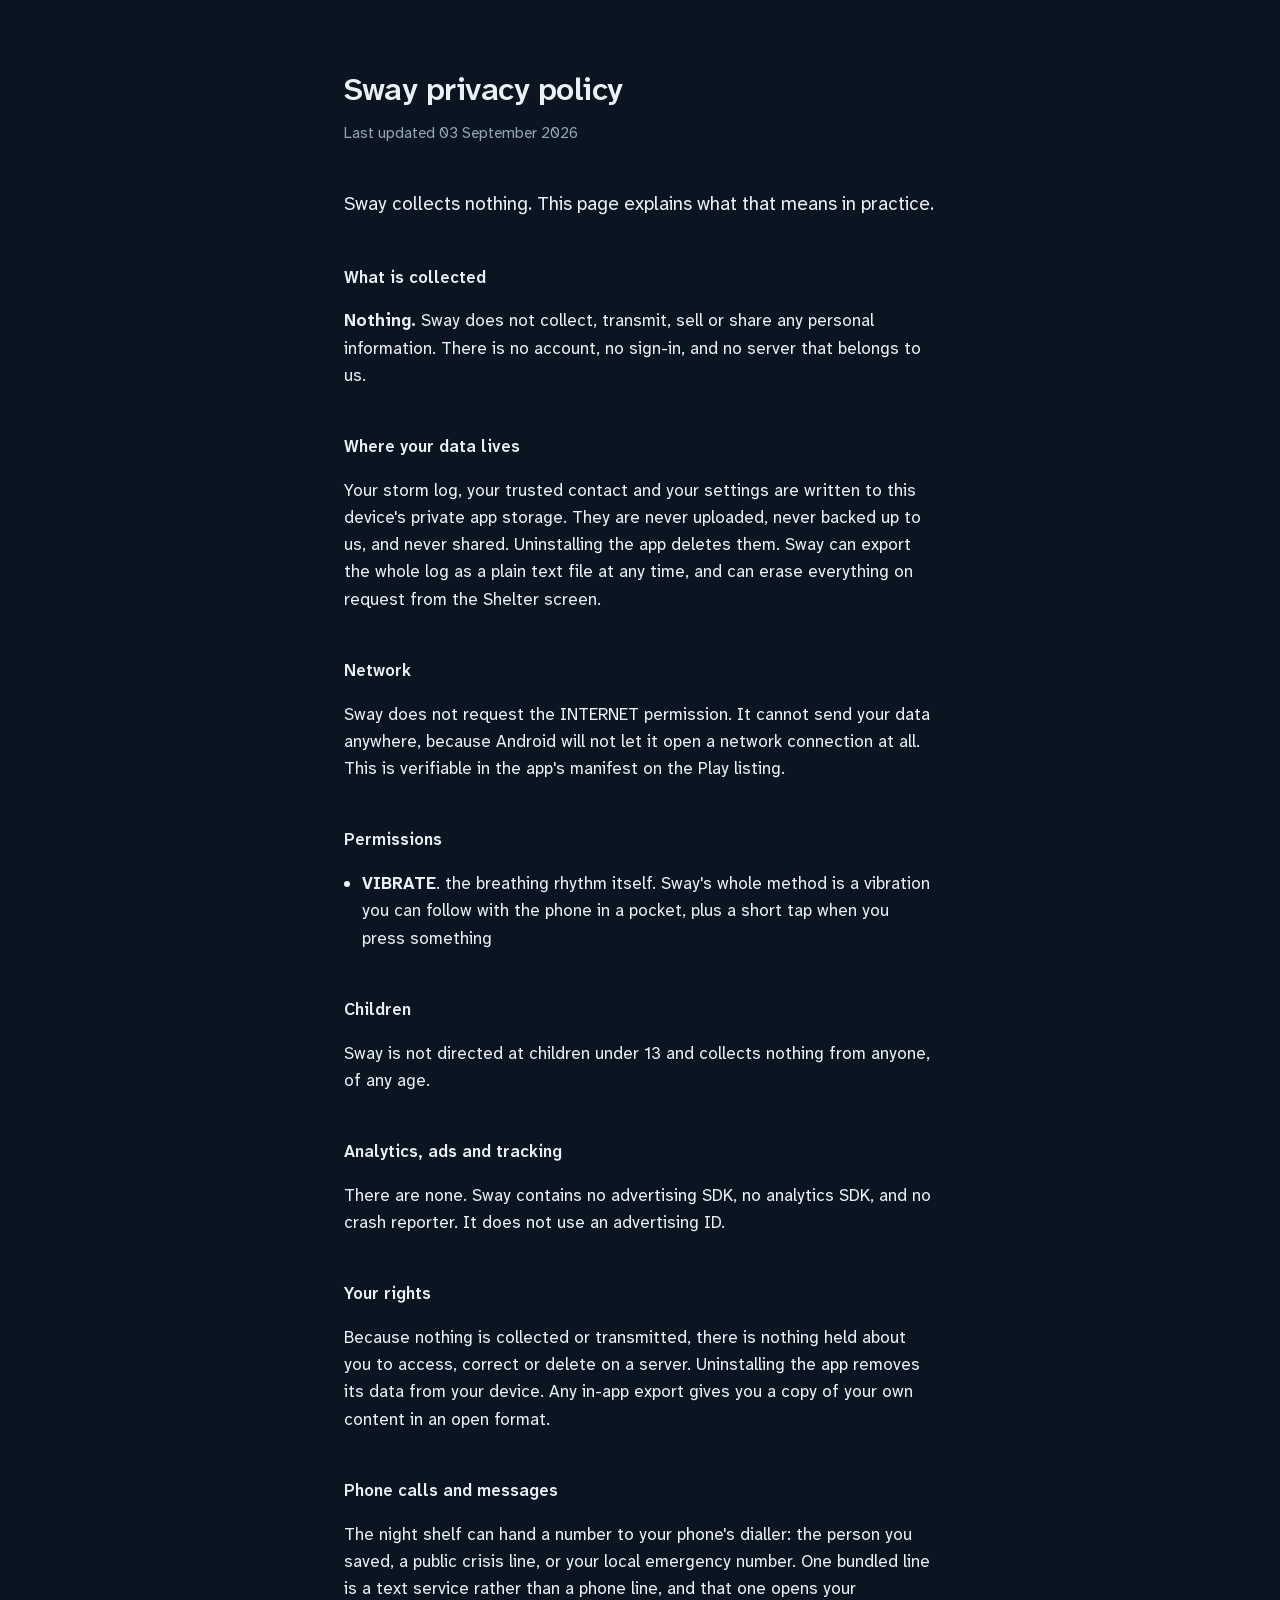
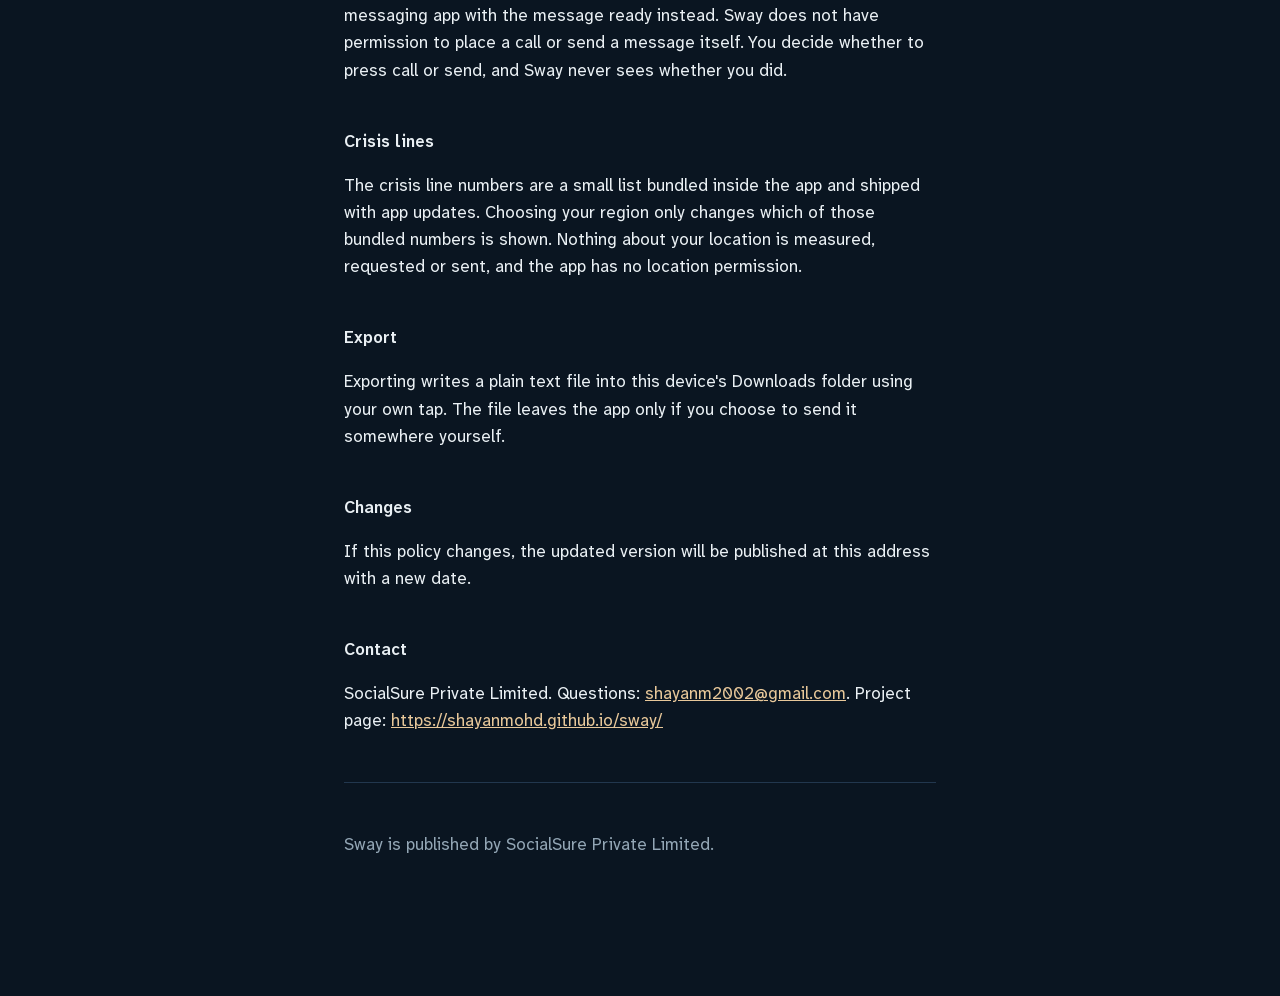
<file: docs/privacy/index.html>
<!doctype html>
<html lang="en">
<head>
<meta charset="utf-8">
<meta name="viewport" content="width=device-width, initial-scale=1">
<title>Sway privacy policy</title>
<link rel="stylesheet" href="../fonts/fonts.css">
<style>
  :root { color-scheme: light dark; --bg:#0A1521; --fg:#EAF0F4; --muted:#93A6B5; --hair:#22374E; --accent:#E8C89A; }
  @media (prefers-color-scheme: dark) {
    :root { --bg:#0A1521; --fg:#EAF0F4; --muted:#93A6B5; --hair:#22374E; --accent:#E8C89A; }
  }
  * { box-sizing: border-box; }
  body { margin: 0 auto; padding: 64px 24px 120px; max-width: 40rem;
    font-family: 'Atkinson Hyperlegible Next', system-ui, -apple-system, sans-serif; font-size: 17px; line-height: 1.6;
    background: var(--bg); color: var(--fg); }
  h1 { font-size: 2rem; letter-spacing: -0.015em; margin: 0 0 6px; font-weight: 600; }
  h2 { font-size: 1.05rem; margin: 44px 0 8px; font-weight: 600; }
  .meta { color: var(--muted); margin: 0 0 44px; font-size: 15px; }
  p, li { color: var(--fg); }
  .muted { color: var(--muted); }
  ul { padding-left: 1.1rem; }
  li { margin-bottom: 6px; }
  a { color: var(--accent); }
  hr { border: 0; border-top: 1px solid var(--hair); margin: 48px 0; }
  .lead { font-size: 19px; }
</style>
</head>
<body>
<h1>Sway privacy policy</h1>
<p class="meta">Last updated 03 September 2026</p>

<p class="lead">Sway collects nothing. This page explains what that means in practice.</p>

<h2>What is collected</h2>
<p><b>Nothing.</b> Sway does not collect, transmit, sell or share any personal information. There is no account, no sign-in, and no server that belongs to us.</p>

<h2>Where your data lives</h2>
<p>Your storm log, your trusted contact and your settings are written to this device&#x27;s private app storage. They are never uploaded, never backed up to us, and never shared. Uninstalling the app deletes them. Sway can export the whole log as a plain text file at any time, and can erase everything on request from the Shelter screen.</p>

<h2>Network</h2>
<p>Sway does not request the INTERNET permission. It cannot send your data anywhere, because Android will not let it open a network connection at all. This is verifiable in the app's manifest on the Play listing.</p>

<h2>Permissions</h2>
<ul><li><b>VIBRATE</b>. the breathing rhythm itself. Sway&#x27;s whole method is a vibration you can follow with the phone in a pocket, plus a short tap when you press something</li></ul>

<h2>Children</h2>
<p>Sway is not directed at children under 13 and collects nothing from anyone, of any age.</p>

<h2>Analytics, ads and tracking</h2>
<p>There are none. Sway contains no advertising SDK, no analytics SDK, and no crash reporter.
It does not use an advertising ID.</p>

<h2>Your rights</h2>
<p>Because nothing is collected or transmitted, there is nothing held about you to access, correct or
delete on a server. Uninstalling the app removes its data from your device. Any in-app export gives
you a copy of your own content in an open format.</p>
<h2>Phone calls and messages</h2><p>The night shelf can hand a number to your phone&#x27;s dialler: the person you saved, a public crisis line, or your local emergency number. One bundled line is a text service rather than a phone line, and that one opens your messaging app with the message ready instead. Sway does not have permission to place a call or send a message itself. You decide whether to press call or send, and Sway never sees whether you did.</p><h2>Crisis lines</h2><p>The crisis line numbers are a small list bundled inside the app and shipped with app updates. Choosing your region only changes which of those bundled numbers is shown. Nothing about your location is measured, requested or sent, and the app has no location permission.</p><h2>Export</h2><p>Exporting writes a plain text file into this device&#x27;s Downloads folder using your own tap. The file leaves the app only if you choose to send it somewhere yourself.</p>
<h2>Changes</h2>
<p>If this policy changes, the updated version will be published at this address with a new date.</p>

<h2>Contact</h2>
<p>SocialSure Private Limited. Questions: <a href="mailto:shayanm2002@gmail.com">shayanm2002@gmail.com</a>. Project page: <a href="https://shayanmohd.github.io/sway/">https://shayanmohd.github.io/sway/</a></p>

<hr>
<p class="muted">Sway is published by SocialSure Private Limited.</p>
</body>
</html>
</file>
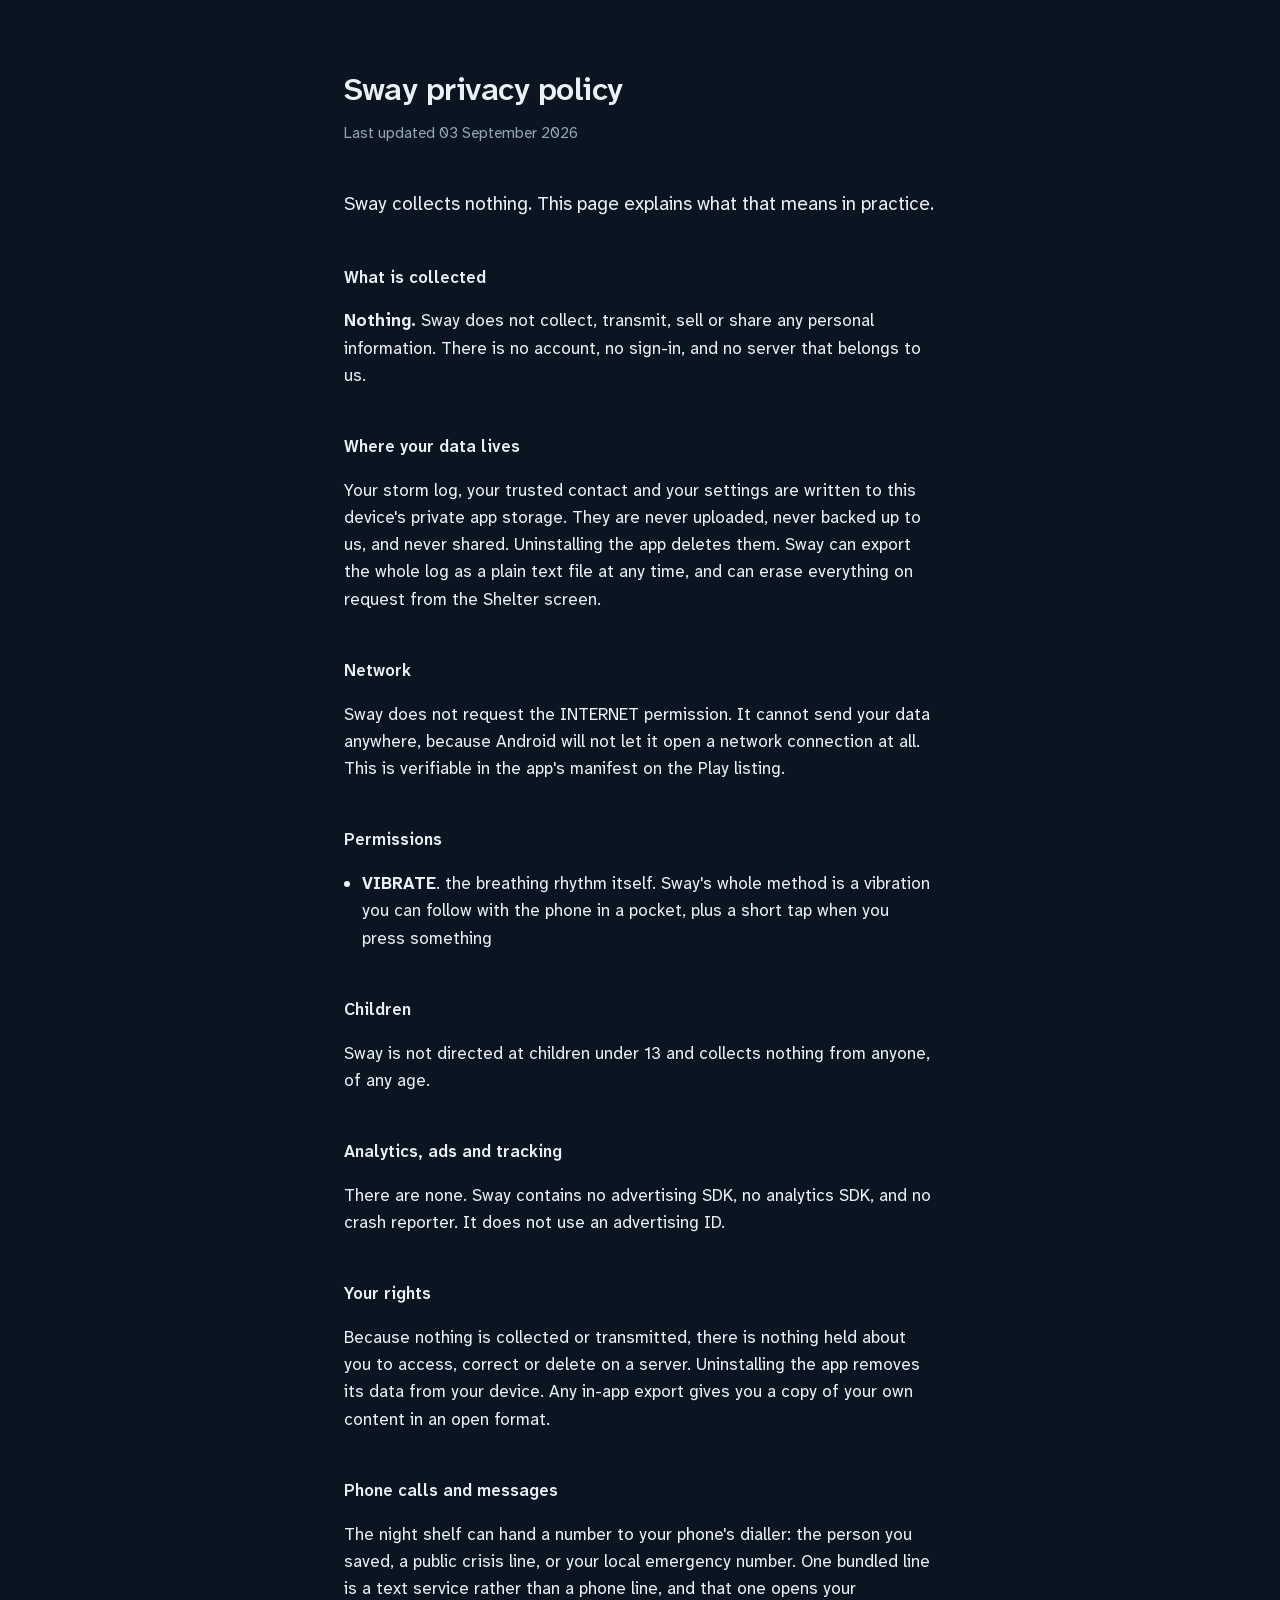
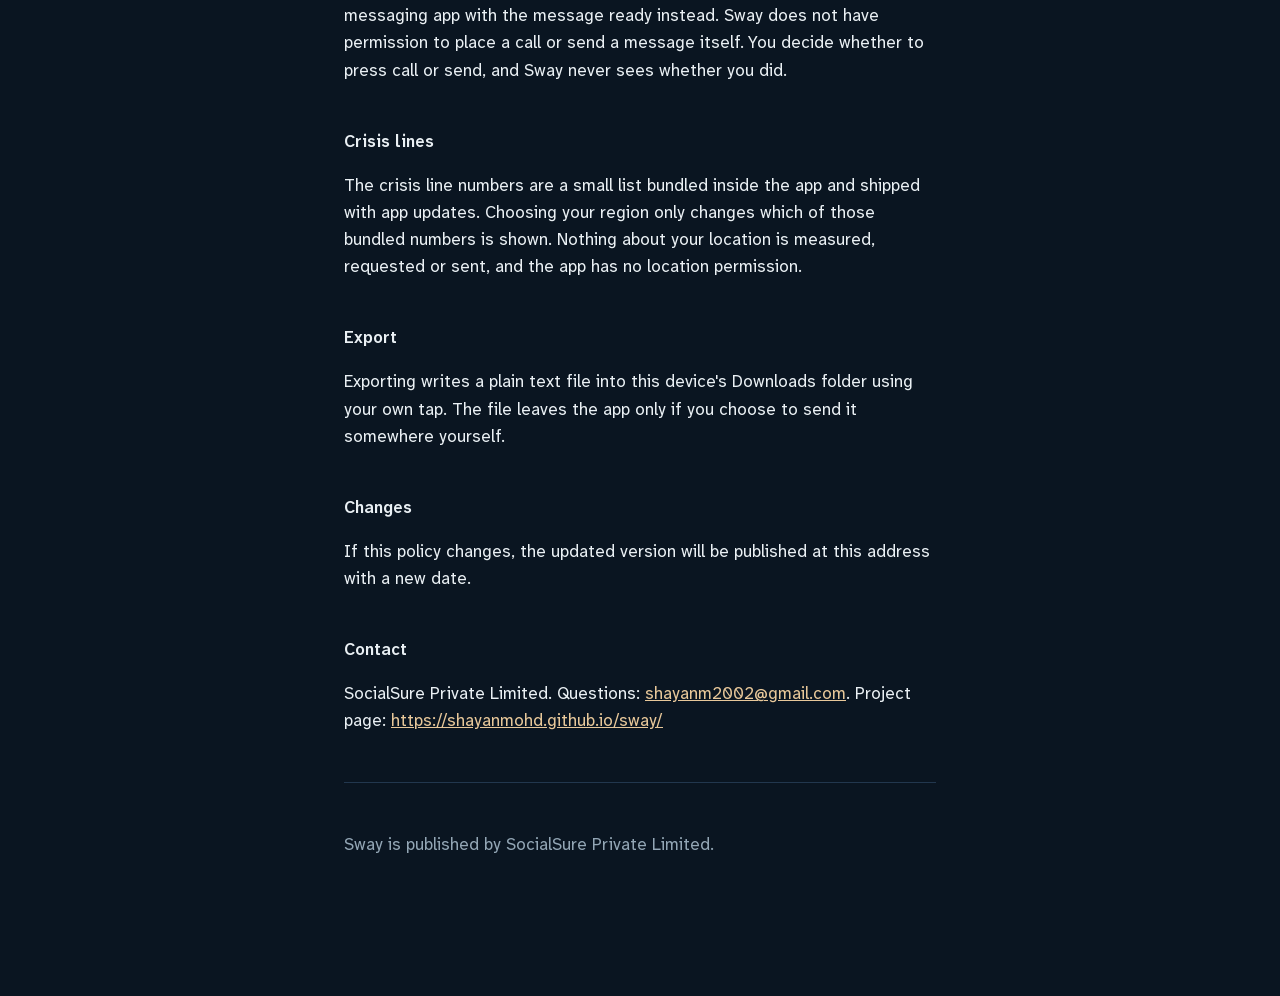
<file: docs/privacy-policy.html>
<!doctype html>
<html lang="en">
<head>
<meta charset="utf-8">
<meta name="viewport" content="width=device-width, initial-scale=1">
<title>Sway privacy policy</title>
<link rel="stylesheet" href="fonts/fonts.css">
<style>
  :root { color-scheme: light dark; --bg:#0A1521; --fg:#EAF0F4; --muted:#93A6B5; --hair:#22374E; --accent:#E8C89A; }
  @media (prefers-color-scheme: dark) {
    :root { --bg:#0A1521; --fg:#EAF0F4; --muted:#93A6B5; --hair:#22374E; --accent:#E8C89A; }
  }
  * { box-sizing: border-box; }
  body { margin: 0 auto; padding: 64px 24px 120px; max-width: 40rem;
    font-family: 'Atkinson Hyperlegible Next', system-ui, -apple-system, sans-serif; font-size: 17px; line-height: 1.6;
    background: var(--bg); color: var(--fg); }
  h1 { font-size: 2rem; letter-spacing: -0.015em; margin: 0 0 6px; font-weight: 600; }
  h2 { font-size: 1.05rem; margin: 44px 0 8px; font-weight: 600; }
  .meta { color: var(--muted); margin: 0 0 44px; font-size: 15px; }
  p, li { color: var(--fg); }
  .muted { color: var(--muted); }
  ul { padding-left: 1.1rem; }
  li { margin-bottom: 6px; }
  a { color: var(--accent); }
  hr { border: 0; border-top: 1px solid var(--hair); margin: 48px 0; }
  .lead { font-size: 19px; }
</style>
</head>
<body>
<h1>Sway privacy policy</h1>
<p class="meta">Last updated 03 September 2026</p>

<p class="lead">Sway collects nothing. This page explains what that means in practice.</p>

<h2>What is collected</h2>
<p><b>Nothing.</b> Sway does not collect, transmit, sell or share any personal information. There is no account, no sign-in, and no server that belongs to us.</p>

<h2>Where your data lives</h2>
<p>Your storm log, your trusted contact and your settings are written to this device&#x27;s private app storage. They are never uploaded, never backed up to us, and never shared. Uninstalling the app deletes them. Sway can export the whole log as a plain text file at any time, and can erase everything on request from the Shelter screen.</p>

<h2>Network</h2>
<p>Sway does not request the INTERNET permission. It cannot send your data anywhere, because Android will not let it open a network connection at all. This is verifiable in the app's manifest on the Play listing.</p>

<h2>Permissions</h2>
<ul><li><b>VIBRATE</b>. the breathing rhythm itself. Sway&#x27;s whole method is a vibration you can follow with the phone in a pocket, plus a short tap when you press something</li></ul>

<h2>Children</h2>
<p>Sway is not directed at children under 13 and collects nothing from anyone, of any age.</p>

<h2>Analytics, ads and tracking</h2>
<p>There are none. Sway contains no advertising SDK, no analytics SDK, and no crash reporter.
It does not use an advertising ID.</p>

<h2>Your rights</h2>
<p>Because nothing is collected or transmitted, there is nothing held about you to access, correct or
delete on a server. Uninstalling the app removes its data from your device. Any in-app export gives
you a copy of your own content in an open format.</p>
<h2>Phone calls and messages</h2><p>The night shelf can hand a number to your phone&#x27;s dialler: the person you saved, a public crisis line, or your local emergency number. One bundled line is a text service rather than a phone line, and that one opens your messaging app with the message ready instead. Sway does not have permission to place a call or send a message itself. You decide whether to press call or send, and Sway never sees whether you did.</p><h2>Crisis lines</h2><p>The crisis line numbers are a small list bundled inside the app and shipped with app updates. Choosing your region only changes which of those bundled numbers is shown. Nothing about your location is measured, requested or sent, and the app has no location permission.</p><h2>Export</h2><p>Exporting writes a plain text file into this device&#x27;s Downloads folder using your own tap. The file leaves the app only if you choose to send it somewhere yourself.</p>
<h2>Changes</h2>
<p>If this policy changes, the updated version will be published at this address with a new date.</p>

<h2>Contact</h2>
<p>SocialSure Private Limited. Questions: <a href="mailto:shayanm2002@gmail.com">shayanm2002@gmail.com</a>. Project page: <a href="https://shayanmohd.github.io/sway/">https://shayanmohd.github.io/sway/</a></p>

<hr>
<p class="muted">Sway is published by SocialSure Private Limited.</p>
</body>
</html>
</file>
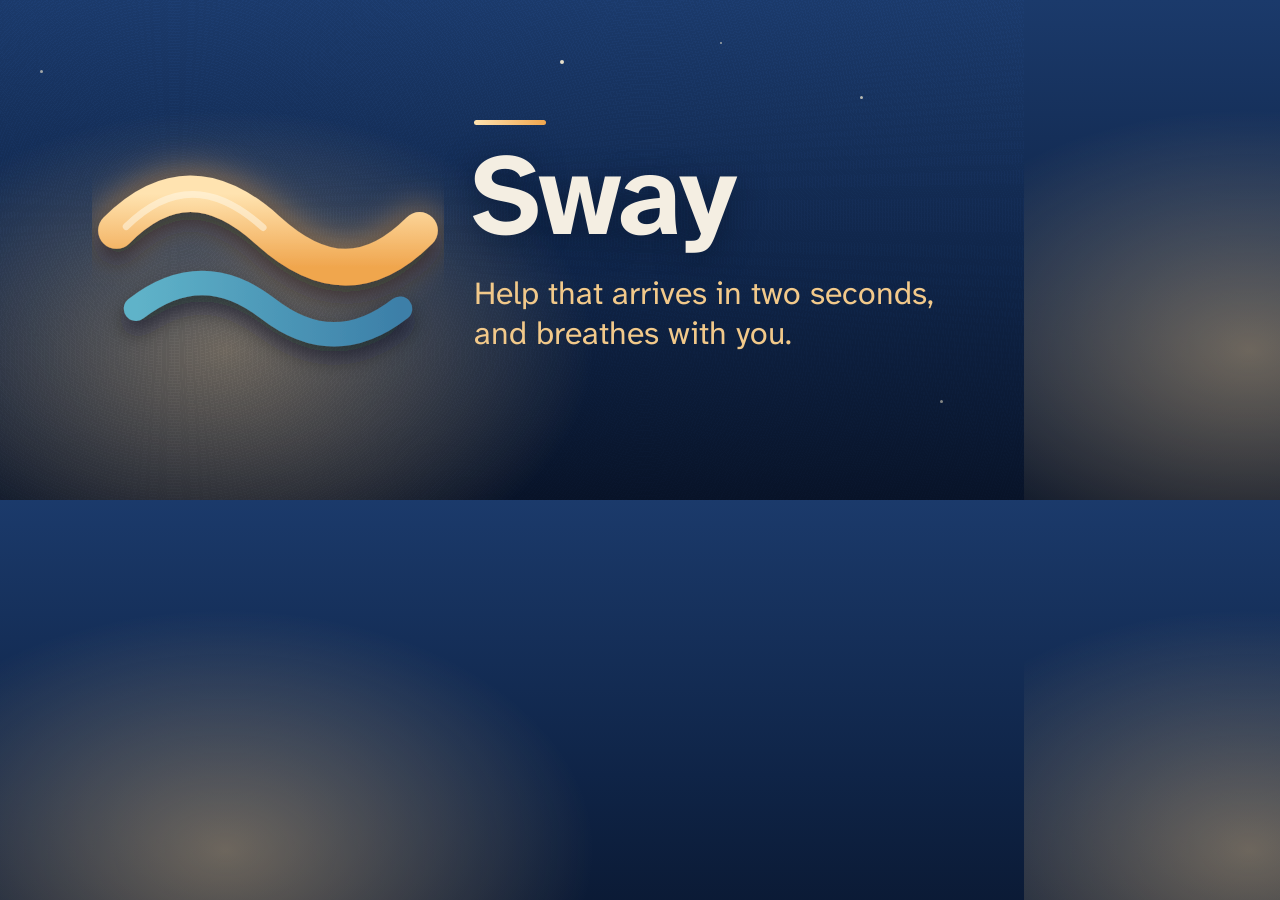
<file: store/feature.html>
<!doctype html>
<html lang="en">
<head>
<meta charset="utf-8">
<style>
  @font-face { font-family: "Display"; src: url("display.ttf"); }
  html, body { margin: 0; width: 1024px; height: 500px; overflow: hidden; }
  body {
    position: relative; color: #F4EEE2; font-family: "Display", Georgia, serif;
    background:
      radial-gradient(60% 80% at 22% 70%, rgba(242, 201, 138, 0.42), rgba(242, 201, 138, 0) 60%),
      linear-gradient(180deg, #1B3A6B 0%, #0F2447 55%, #081328 100%);
  }
  .grain { position: absolute; inset: 0; opacity: 0.07; mix-blend-mode: overlay;
    background-image: repeating-radial-gradient(circle at 17% 43%, rgba(255,255,255,0.9) 0 0.6px, transparent 0.6px 3px),
                      repeating-radial-gradient(circle at 63% 71%, rgba(255,255,255,0.7) 0 0.5px, transparent 0.5px 2.6px); }
  .star { position: absolute; border-radius: 50%; background: #FFF3D6; }
  svg.mark { position: absolute; left: 92px; top: 74px; width: 352px; height: 352px; }
  .copy { position: absolute; left: 470px; top: 138px; width: 500px; }
  h1 { margin: 0; font-size: 116px; line-height: 1; letter-spacing: -0.02em; font-weight: 700;
       text-shadow: 0 6px 30px rgba(6, 16, 31, 0.5); }
  p { margin: 20px 0 0 4px; font-size: 32px; line-height: 1.25; color: #F2C98A; max-width: 470px; }
  .rule { position: absolute; left: 474px; top: 120px; width: 72px; height: 5px; border-radius: 3px;
          background: linear-gradient(90deg, #FFE3B0, #F0A64E); }
</style>
</head>
<body>
  <div class="grain"></div>
  <div class="star" style="left:560px;top:60px;width:4px;height:4px;opacity:.9"></div>
  <div class="star" style="left:860px;top:96px;width:3px;height:3px;opacity:.7"></div>
  <div class="star" style="left:720px;top:42px;width:2px;height:2px;opacity:.6"></div>
  <div class="star" style="left:940px;top:400px;width:3px;height:3px;opacity:.5"></div>
  <div class="star" style="left:40px;top:70px;width:3px;height:3px;opacity:.6"></div>

  <svg class="mark" viewBox="18 18 72 72" aria-hidden="true">
    <defs>
      <linearGradient id="amber" x1="0" y1="0" x2="0" y2="1">
        <stop offset="0" stop-color="#FFE3B0"/><stop offset="1" stop-color="#F0A64E"/>
      </linearGradient>
      <linearGradient id="teal" x1="0" y1="0" x2="1" y2="0">
        <stop offset="0" stop-color="#5FB3C9"/><stop offset="1" stop-color="#3C7FA8"/>
      </linearGradient>
      <filter id="soft" filterUnits="userSpaceOnUse" x="0" y="0" width="108" height="108">
        <feGaussianBlur in="SourceAlpha" stdDeviation="2.2"/><feOffset dy="2.4" result="o"/>
        <feFlood flood-color="#06101F" flood-opacity="0.55"/><feComposite in2="o" operator="in"/>
        <feMerge><feMergeNode/><feMergeNode in="SourceGraphic"/></feMerge>
      </filter>
      <filter id="halo" filterUnits="userSpaceOnUse" x="0" y="0" width="108" height="108"><feGaussianBlur stdDeviation="3.5"/></filter>
    </defs>
    <path d="M23 50 C33 40 43 40 54 50 S75 60 85 50" fill="none" stroke="#F0A64E" stroke-width="9" stroke-linecap="round" opacity="0.55" filter="url(#halo)"/>
    <path d="M23 50 C33 40 43 40 54 50 S75 60 85 50" fill="none" stroke="url(#amber)" stroke-width="7.5" stroke-linecap="round" filter="url(#soft)"/>
    <path d="M27 66 C36 59 45 59 54 66 S72 73 81 66" fill="none" stroke="url(#teal)" stroke-width="5" stroke-linecap="round" filter="url(#soft)"/>
    <path d="M25 49.2 C34 40.4 43 40.4 53 49.4" fill="none" stroke="#FFF7E6" stroke-width="1.4" stroke-linecap="round" opacity="0.55"/>
  </svg>

  <div class="rule"></div>
  <div class="copy">
    <h1>Sway</h1>
    <p>Help that arrives in two seconds, and breathes with you.</p>
  </div>
</body>
</html>
</file>
<file: docs/fonts/fonts.css>
/* latin-ext */
@font-face {
  font-family: 'Atkinson Hyperlegible Next';
  font-style: normal;
  font-weight: 300 700;
  font-display: swap;
  src: url(NaPNcYPdHfdVxJw0IfIP0lvYFqijb-UxCtm5_wdGseiHn3q0pkZ_S2Q.woff2) format('woff2');
  unicode-range: U+0100-02BA, U+02BD-02C5, U+02C7-02CC, U+02CE-02D7, U+02DD-02FF, U+0304, U+0308, U+0329, U+1D00-1DBF, U+1E00-1E9F, U+1EF2-1EFF, U+2020, U+20A0-20AB, U+20AD-20C0, U+2113, U+2C60-2C7F, U+A720-A7FF;
}
/* latin */
@font-face {
  font-family: 'Atkinson Hyperlegible Next';
  font-style: normal;
  font-weight: 300 700;
  font-display: swap;
  src: url(NaPNcYPdHfdVxJw0IfIP0lvYFqijb-UxCtm5_wdGseiJn3q0pkZ_.woff2) format('woff2');
  unicode-range: U+0000-00FF, U+0131, U+0152-0153, U+02BB-02BC, U+02C6, U+02DA, U+02DC, U+0304, U+0308, U+0329, U+2000-206F, U+20AC, U+2122, U+2191, U+2193, U+2212, U+2215, U+FEFF, U+FFFD;
}
</file>
<file: web/fonts/fonts.css>
/* latin-ext */
@font-face {
  font-family: 'Atkinson Hyperlegible Next';
  font-style: normal;
  font-weight: 300 700;
  font-display: swap;
  src: url(NaPNcYPdHfdVxJw0IfIP0lvYFqijb-UxCtm5_wdGseiHn3q0pkZ_S2Q.woff2) format('woff2');
  unicode-range: U+0100-02BA, U+02BD-02C5, U+02C7-02CC, U+02CE-02D7, U+02DD-02FF, U+0304, U+0308, U+0329, U+1D00-1DBF, U+1E00-1E9F, U+1EF2-1EFF, U+2020, U+20A0-20AB, U+20AD-20C0, U+2113, U+2C60-2C7F, U+A720-A7FF;
}
/* latin */
@font-face {
  font-family: 'Atkinson Hyperlegible Next';
  font-style: normal;
  font-weight: 300 700;
  font-display: swap;
  src: url(NaPNcYPdHfdVxJw0IfIP0lvYFqijb-UxCtm5_wdGseiJn3q0pkZ_.woff2) format('woff2');
  unicode-range: U+0000-00FF, U+0131, U+0152-0153, U+02BB-02BC, U+02C6, U+02DA, U+02DC, U+0304, U+0308, U+0329, U+2000-206F, U+20AC, U+2122, U+2191, U+2193, U+2212, U+2215, U+FEFF, U+FFFD;
}
</file>
<file: web/css/style.css>
/* Sway. Dusk indigo water under a warm breath.
   One accent, amber, for everything the hand can touch. One radius family. One theme, because the
   worst hours are dark ones. Surfaces are layered and lit from above rather than boxed in borders. */

:root {
  --bg: #0B1526;
  --bg-lift: #14243F;
  --water: #1A3C63;
  --water-deep: #081527;
  --surface: #12203A;
  --surface-hi: #182B4A;
  --surface-2: #1B2F4E;
  --fg: #EEF3F8;
  --muted: #9BB0C4;
  --hair: #26405F;
  --hair-soft: rgba(155, 176, 196, .16);
  --accent: #F2B45C;
  --accent-soft: rgba(242, 180, 92, .14);
  --accent-line: rgba(242, 180, 92, .38);
  --accent-ink: #0B1526;
  --cool: #6FB2CE;
  --danger: #F0A79C;
  --lift: 0 14px 30px -20px rgba(2, 8, 18, .95);
  --lift-2: 0 22px 44px -26px rgba(2, 8, 18, 1);
  --edge: inset 0 1px 0 rgba(197, 219, 243, .06);
  --r: 16px;
  --r-sm: 11px;
  --pill: 999px;
  --font: "Atkinson Hyperlegible Next", "Atkinson Hyperlegible", -apple-system, Segoe UI, Roboto, sans-serif;
  --measure: 33rem;
  --ease: cubic-bezier(.22, .68, .3, 1);
}

* { box-sizing: border-box; -webkit-tap-highlight-color: transparent; }

html, body {
  margin: 0; height: 100%;
  background: var(--bg);
  color: var(--fg);
  font-family: var(--font);
  font-size: 17px;
  line-height: 1.5;
  -webkit-font-smoothing: antialiased;
  overscroll-behavior: none;
  user-select: none;
  font-variant-numeric: tabular-nums;
}
input, textarea, select { user-select: text; }

/* The symbol sheet is markup, never pixels. */
#glyphs { position: absolute; width: 0; height: 0; overflow: hidden; }

/* One stroke language everywhere: 1.8 units in a 24 box, round caps, round joins, no fills. */
.ic, .tab svg, .cardbtn .tick {
  width: 22px; height: 22px; flex: none;
  fill: none; stroke: currentColor; stroke-width: 1.8;
  stroke-linecap: round; stroke-linejoin: round;
}
.mark { display: block; width: 68px; height: 36px; overflow: visible;
        --mark-warm: var(--accent); --mark-cool: var(--cool); }
.mark.sm { width: 36px; height: 19px; }

#stage { position: fixed; inset: 0 0 var(--tabh, 0px) 0; }
body.has-tabs { --tabh: calc(64px + var(--sab, 0px)); }

.screen { position: absolute; inset: 0; display: flex; flex-direction: column; }
.screen[hidden] { display: none !important; }
.screen.pad { padding: 0 26px; }
.mid { flex: 1; display: flex; flex-direction: column; justify-content: center; gap: 18px;
       padding: calc(28px + var(--sat, 0px)) 0 20px; max-width: var(--measure); width: 100%; margin: 0 auto;
       overflow-y: auto; }
.stepfoot { padding: 0 0 calc(20px + var(--sab, 0px)); max-width: var(--measure); width: 100%; margin: 0 auto;
            display: grid; gap: 12px; }
.stepfoot.two { grid-template-columns: 1fr 1fr; }

/* The crisis screens sit on the same night field as the water, lit faintly from the horizon. */
.screen.pad, .screen.view {
  background:
    radial-gradient(120% 52% at 50% 116%, rgba(242, 180, 92, .10), rgba(242, 180, 92, 0) 62%),
    linear-gradient(180deg, var(--bg-lift) 0%, var(--bg) 46%, var(--water-deep) 100%);
}

/* ---------- the signature: a warm breath wave riding over cool water ---------- */
#s-session { overflow: hidden; background: var(--water-deep); }
.sky {
  position: absolute; inset: 0;
  background:
    radial-gradient(96% 46% at 50% 72%, rgba(242, 180, 92, .11), rgba(242, 180, 92, 0) 72%),
    linear-gradient(180deg, #16294B 0%, #11213D 44%, #142949 78%, #0D1C33 100%);
}
#water { position: absolute; inset: 0; width: 100%; height: 100%; display: block; }

.endx {
  position: absolute; top: calc(8px + var(--sat, 0px)); right: 8px;
  width: 60px; height: 60px; border: 0; background: transparent; cursor: pointer;
  display: grid; place-items: center; border-radius: var(--pill);
  transition: background .18s var(--ease);
}
.endx svg { width: 24px; height: 24px; stroke: var(--fg); stroke-width: 2; stroke-linecap: round; fill: none; opacity: .6; }
.endx:active { background: rgba(238, 243, 248, .09); }
.endx:active svg { opacity: 1; }

.sess-mid {
  position: absolute; left: 26px; right: 26px; top: calc(13vh + var(--sat, 0px));
  text-align: center; pointer-events: none; text-wrap: balance;
}
.hint { font-size: 20px; line-height: 1.45; color: #B7C9DA; margin: 0; font-weight: 400;
        transition: opacity .8s ease; text-shadow: 0 2px 18px rgba(6, 14, 26, .9); }
.hint.gone { opacity: 0; }
.phase { font-size: 24px; letter-spacing: .012em; margin: 0; color: var(--fg); font-weight: 500;
         opacity: 0; transition: opacity .9s ease; text-shadow: 0 2px 18px rgba(6, 14, 26, .9); }
.phase.on { opacity: .95; }

.sess-foot {
  position: absolute; left: 0; right: 0; bottom: 0;
  padding: 0 26px calc(16px + var(--sab, 0px));
  display: flex; flex-direction: column; align-items: center; gap: 8px;
}
.shelfbtn {
  font: inherit; font-size: 18px; font-weight: 500; color: var(--accent);
  background: linear-gradient(180deg, rgba(242, 180, 92, .17), rgba(242, 180, 92, .08));
  border: 1px solid var(--accent-line); border-radius: var(--pill);
  padding: 12px 26px 12px 20px; cursor: pointer;
  display: inline-flex; align-items: center; gap: 10px;
  box-shadow: var(--lift), var(--edge);
  transition: transform .14s var(--ease), background .18s var(--ease);
}
.shelfbtn:active { transform: scale(.97); background: rgba(242, 180, 92, .26); }
.quietlink { font: inherit; font-size: 16px; color: var(--muted); background: none; border: 0;
             padding: 10px 8px; cursor: pointer; transition: color .18s var(--ease); }
.quietlink.center { align-self: center; }
.quietlink:active { color: var(--fg); }

.pocket {
  position: absolute; inset: 0; background: rgba(5, 10, 18, .955); color: #7C9DB2;
  display: flex; flex-direction: column; align-items: center; justify-content: center; gap: 8px;
  text-align: center; padding: 0 40px; transition: opacity .9s ease;
}
.pocket p { margin: 0; font-size: 20px; }
.pocket .sm { font-size: 16px; color: #6E8EA3; }
.pocket[hidden] { display: none; }

/* ---------- crisis type: large, tight display, loose labels ---------- */
.ask { font-size: 34px; line-height: 1.2; font-weight: 500; margin: 0 0 10px;
       letter-spacing: -0.022em; text-wrap: balance; }
.eyebrow { font-size: 14px; letter-spacing: .16em; text-transform: uppercase; color: var(--muted);
           margin: 0; font-weight: 500; display: flex; align-items: center; gap: 12px; }
.eyebrow .rule { width: 26px; height: 2px; border-radius: 2px; background: var(--accent); flex: none; }
.eyebrow.mt { margin-top: 26px; }
.big-instruction { font-size: 33px; line-height: 1.18; margin: 0; letter-spacing: -0.024em;
                   font-weight: 500; text-wrap: balance; }
.small-instruction { font-size: 20px; line-height: 1.45; color: var(--muted); margin: 0; }
.advance { font-size: 16px; color: var(--muted); text-align: center; margin: 0;
           padding-bottom: calc(24px + var(--sab, 0px)); letter-spacing: .02em; }
.tappable { cursor: pointer; }

.forkrow { display: grid; gap: 14px; }
.forkrow .big { padding: 34px 24px; font-size: 26px; }
.toolstack { display: grid; gap: 12px; }
.big.tool { display: grid; grid-template-columns: auto 1fr; align-items: center; gap: 16px;
            padding: 20px 22px; }
.big.tool .ic { color: var(--accent); width: 30px; height: 30px; stroke-width: 1.7; }
.big.tool b { font-size: 22px; }
.big.tool i { font-size: 16px; margin-top: 2px; display: block; }

.big {
  font: inherit; font-size: 22px; text-align: left; width: 100%;
  background: linear-gradient(180deg, #F7C778, var(--accent));
  color: var(--accent-ink); border: 1px solid rgba(255, 226, 175, .5);
  border-radius: var(--r); padding: 22px 24px; cursor: pointer;
  transition: transform .14s var(--ease), filter .14s var(--ease);
  display: flex; flex-direction: column; gap: 3px; font-weight: 500;
  box-shadow: 0 14px 26px -21px rgba(242, 180, 92, .5), inset 0 1px 0 rgba(255, 244, 224, .55);
}
.stepfoot .big, .forkrow .big { text-align: center; align-items: center; }
.big:active { transform: scale(.985); filter: brightness(.96); }
.big b { font-weight: 700; }
.big i { font-style: normal; font-size: 16px; opacity: .78; }
.big.alt {
  background: linear-gradient(180deg, var(--surface-hi), var(--surface));
  color: var(--fg); border-color: var(--hair);
  box-shadow: var(--lift), var(--edge);
}
.big.alt i { opacity: 1; color: var(--muted); }

/* ---------- bilateral ---------- */
.bilateral { display: flex; justify-content: center; gap: 60px; margin-bottom: 10px; }
.dot { width: 26px; height: 26px; border-radius: var(--pill); background: var(--surface-2);
       border: 1px solid var(--hair);
       transition: transform .16s var(--ease), background .16s var(--ease), box-shadow .16s var(--ease); }
.dot.lit { background: var(--accent); border-color: var(--accent); transform: scale(1.5);
           box-shadow: 0 0 26px rgba(242, 180, 92, .55); }

/* ---------- the log ---------- */
.waves { display: flex; align-items: flex-end; gap: 8px; }
.wavebtn {
  flex: 1; background: linear-gradient(180deg, var(--surface-hi), var(--surface));
  border: 1px solid var(--hair); border-radius: var(--r-sm);
  padding: 10px 4px 8px; cursor: pointer; display: grid; gap: 6px; justify-items: center;
  box-shadow: var(--edge);
  transition: transform .14s var(--ease), border-color .18s var(--ease), background .18s var(--ease);
}
.wavebtn svg { width: 34px; height: 34px; }
.wavebtn svg path { fill: none; stroke: #93A9C0; stroke-width: 3; stroke-linecap: round;
                    transition: stroke .18s var(--ease); }
.wavebtn span { font-size: 15px; color: var(--muted); transition: color .18s var(--ease); }
.wavebtn:active { transform: scale(.95); }
.wavebtn.on { background: linear-gradient(180deg, #22385A, var(--surface-2)); border-color: var(--accent);
              box-shadow: 0 8px 20px -16px rgba(242, 180, 92, .6), var(--edge); }
.wavebtn.on svg path { stroke: var(--accent); }
.wavebtn.on span { color: var(--fg); }
.wavehint { font-size: 16px; color: var(--muted); margin: 12px 0 0; }

.chips { display: flex; flex-wrap: wrap; gap: 10px; margin-top: 14px; }
.chip {
  font: inherit; font-size: 18px; padding: 11px 18px; border-radius: var(--pill);
  background: linear-gradient(180deg, var(--surface-hi), var(--surface));
  border: 1px solid var(--hair); color: var(--fg); cursor: pointer;
  box-shadow: var(--edge);
  transition: transform .14s var(--ease), background .18s var(--ease), color .18s var(--ease);
}
.chip:active { transform: scale(.95); }
.chip.on { background: linear-gradient(180deg, #F7C778, var(--accent)); border-color: var(--accent);
           color: var(--accent-ink); font-weight: 500;
           box-shadow: 0 8px 18px -15px rgba(242, 180, 92, .6); }

.closing { font-size: 35px; line-height: 1.17; margin: 0; letter-spacing: -0.026em; font-weight: 500;
           text-wrap: balance; }
.closing-sub { font-size: 20px; color: var(--muted); margin: 0; line-height: 1.5; }

/* ---------- calm layer ---------- */
.scroller {
  flex: 1; overflow-y: auto; -webkit-overflow-scrolling: touch;
  padding: calc(22px + var(--sat, 0px)) 24px 44px;
  max-width: var(--measure); width: 100%; margin: 0 auto;
}
.vhead { margin: 0 0 24px; }
.vhead .mark { margin: 4px 0 16px; opacity: .95; }
.h1 { font-size: 34px; font-weight: 700; letter-spacing: -0.03em; margin: 0 0 8px; text-wrap: balance; }
.h2 { font-size: 19px; font-weight: 700; margin: 0 0 6px; letter-spacing: -0.01em;
      display: flex; align-items: center; gap: 10px; }
.h2 .ic { color: var(--accent); width: 20px; height: 20px; }
.lede { font-size: 18px; color: var(--muted); margin: 0; line-height: 1.55; text-wrap: pretty; }
.help { font-size: 15px; color: var(--muted); margin: 4px 0 0; line-height: 1.5; text-wrap: pretty; }
.panel {
  background: linear-gradient(180deg, var(--surface-hi), var(--surface));
  border: 1px solid var(--hair); border-radius: var(--r);
  padding: 20px; margin-bottom: 16px;
  box-shadow: var(--lift), var(--edge);
}
.panel .btn { margin-top: 14px; }
.colophon { font-size: 14px; color: var(--muted); line-height: 1.6; margin: 26px 0 0; }

.field { margin-top: 14px; }
.field label { display: block; font-size: 14px; letter-spacing: .06em; text-transform: uppercase;
               color: var(--muted); margin-bottom: 7px; font-weight: 500; }
.field.row { display: flex; align-items: center; justify-content: space-between; gap: 18px; }
.field.row label { margin-bottom: 2px; color: var(--fg); font-size: 17px; letter-spacing: 0; text-transform: none; }
input[type=text], input[type=tel], select {
  width: 100%; font: inherit; font-size: 17px; color: var(--fg);
  background: var(--water-deep); border: 1px solid var(--hair); border-radius: var(--r-sm);
  padding: 13px; outline: 0;
  transition: border-color .18s var(--ease), box-shadow .18s var(--ease);
}
input:focus, select:focus { border-color: var(--accent); box-shadow: 0 0 0 3px var(--accent-soft); }
input:focus-visible, select:focus-visible { outline: 2px solid var(--accent); outline-offset: 3px; }
input::placeholder { color: #8FA5BB; }
input[type=range] {
  -webkit-appearance: none; appearance: none; width: 100%; height: 32px; background: none;
}
input[type=range]:focus-visible { outline: 2px solid var(--accent); outline-offset: 3px; border-radius: var(--pill); }
input[type=range]::-webkit-slider-runnable-track {
  height: 8px; border-radius: var(--pill); background: var(--water-deep);
  box-shadow: inset 0 1px 2px rgba(2, 8, 18, .9); border: 1px solid var(--hair);
}
input[type=range]::-webkit-slider-thumb {
  -webkit-appearance: none; appearance: none; width: 26px; height: 26px; margin-top: -10px;
  border-radius: var(--pill); background: linear-gradient(180deg, #F7C778, var(--accent));
  border: 1px solid rgba(255, 226, 175, .6);
  box-shadow: 0 6px 14px -6px rgba(2, 8, 18, .95), inset 0 1px 0 rgba(255, 244, 224, .6);
}
input[type=checkbox] {
  -webkit-appearance: none; appearance: none; flex: none; margin: 0;
  width: 30px; height: 30px; border-radius: 9px; cursor: pointer;
  background: linear-gradient(180deg, var(--surface-2), var(--water-deep));
  border: 1.5px solid var(--hair); box-shadow: var(--edge);
  background-repeat: no-repeat; background-position: center;
  transition: background-color .16s var(--ease), border-color .16s var(--ease), transform .12s var(--ease);
}
input[type=checkbox]:active { transform: scale(.92); }
input[type=checkbox]:checked {
  border-color: rgba(255, 226, 175, .6);
  background: linear-gradient(180deg, #F7C778, var(--accent)) url("data:image/svg+xml,%3Csvg xmlns='http://www.w3.org/2000/svg' viewBox='0 0 24 24' fill='none' stroke='%230B1526' stroke-width='2.6' stroke-linecap='round' stroke-linejoin='round'%3E%3Cpath d='M5 12.6l4.6 4.4L19 7.4'/%3E%3C/svg%3E") center / 20px 20px no-repeat;
  box-shadow: 0 8px 18px -12px rgba(242, 180, 92, .95), inset 0 1px 0 rgba(255, 244, 224, .5);
}

.btn {
  font: inherit; font-size: 17px; font-weight: 500;
  background: linear-gradient(180deg, #F7C778, var(--accent)); color: var(--accent-ink);
  border: 1px solid rgba(255, 226, 175, .5); border-radius: var(--r-sm); padding: 12px 20px; cursor: pointer;
  box-shadow: 0 10px 20px -18px rgba(242, 180, 92, .55), inset 0 1px 0 rgba(255, 244, 224, .5);
  transition: transform .14s var(--ease), filter .14s var(--ease);
}
.btn:active { transform: scale(.97); filter: brightness(.96); }
.btn.ghost { background: linear-gradient(180deg, var(--surface-2), var(--surface));
             color: var(--fg); border-color: var(--hair); box-shadow: var(--edge); }
.btn.danger { color: var(--danger); border-color: rgba(240, 167, 156, .42);
              background: linear-gradient(180deg, rgba(240, 167, 156, .10), rgba(240, 167, 156, .04)); }
.btn.wide { width: 100%; }
.btnrow { display: flex; flex-wrap: wrap; gap: 12px; align-items: center; margin-top: 14px; }
.btnrow .btn { margin-top: 0; }

#tabs {
  position: fixed; left: 0; right: 0; bottom: 0; z-index: 5;
  display: flex;
  background: linear-gradient(180deg, rgba(24, 43, 74, .96), rgba(11, 21, 38, .98));
  border-top: 1px solid var(--hair-soft);
  height: calc(64px + var(--sab, 0px)); padding-bottom: var(--sab, 0px);
  backdrop-filter: blur(14px);
}
#tabs[hidden] { display: none; }
.tab { flex: 1; font: inherit; font-size: 13px; letter-spacing: .07em; text-transform: uppercase;
       background: none; border: 0; color: var(--muted); cursor: pointer;
       display: flex; flex-direction: column; align-items: center; justify-content: center; gap: 4px;
       position: relative; transition: color .2s var(--ease); }
.tab svg { opacity: .85; transition: opacity .2s var(--ease), transform .2s var(--ease); }
.tab.is-on { color: var(--accent); }
.tab.is-on svg { opacity: 1; }
.tab.is-on::before { content: ""; position: absolute; top: 0; width: 30px; height: 2px;
                     border-radius: 0 0 2px 2px; background: var(--accent); }
.tab:active svg { transform: scale(.9); }

/* ---------- almanac ---------- */
.stat { display: flex; align-items: baseline; gap: 12px; margin-bottom: 4px; }
.stat b { font-size: 46px; font-weight: 700; letter-spacing: -0.04em; color: var(--accent); }
.stat span { font-size: 17px; color: var(--muted); }
.barrow { display: grid; grid-template-columns: 7.5rem 1fr 2.5rem; align-items: center; gap: 12px; margin-top: 12px; }
.barrow .k { font-size: 16px; color: var(--muted); }
.barrow .track { display: block; height: 12px; background: var(--water-deep); border-radius: var(--pill);
                 overflow: hidden; box-shadow: inset 0 1px 2px rgba(2, 8, 18, .8); }
.barrow .fill { display: block; height: 100%; border-radius: var(--pill);
                background: linear-gradient(90deg, #E8A24C, #F7CE83); }
.barrow .n { font-size: 16px; color: var(--fg); text-align: right; }
.spark { display: flex; align-items: flex-end; gap: 5px; height: 82px; margin-top: 16px; }
.spark i { flex: 1; background: var(--surface-2); border-radius: 3px 3px 0 0; display: block; min-height: 3px; }
.spark i.recent { background: linear-gradient(180deg, #F7CE83, #E8A24C); }
.trendline { font-size: 17px; margin: 14px 0 0; line-height: 1.5; }
.trendline b { color: var(--accent); font-weight: 700; }
.logrow { display: grid; grid-template-columns: 1fr auto; gap: 10px; padding: 14px 0;
          border-top: 1px solid var(--hair-soft); }
.logrow:first-child { border-top: 0; }
.logrow .d { font-size: 17px; }
.logrow .m { font-size: 15px; color: var(--muted); margin-top: 2px; }
.logrow .w { font-size: 15px; color: var(--accent); white-space: nowrap; }
.empty { font-size: 18px; color: var(--muted); line-height: 1.55; margin: 0; }
.emptyart { display: block; width: 100%; height: auto; margin: 2px 0 18px;
             border-radius: 12px; overflow: hidden; background: #0A1729;
             box-shadow: inset 0 0 0 1px var(--hair-soft); }
.err { color: var(--danger); }

/* ---------- learn ---------- */
.disclaimer { font-size: 15px; line-height: 1.55; color: var(--fg);
              background: linear-gradient(180deg, var(--surface-hi), var(--surface));
              border-left: 3px solid var(--accent); border-radius: 0 var(--r-sm) var(--r-sm) 0;
              padding: 16px 18px; margin-bottom: 22px; box-shadow: var(--lift); }
.cardbtn { display: grid; grid-template-columns: 1fr auto; align-items: center; gap: 14px;
           width: 100%; text-align: left; font: inherit; cursor: pointer;
           background: linear-gradient(180deg, var(--surface-hi), var(--surface));
           border: 1px solid var(--hair); border-radius: var(--r);
           padding: 18px 20px; margin-bottom: 10px; color: var(--fg);
           box-shadow: var(--lift), var(--edge);
           transition: transform .14s var(--ease), border-color .18s var(--ease); }
.cardbtn:active { transform: scale(.985); }
.cardbtn b { display: block; font-size: 19px; font-weight: 700; letter-spacing: -0.01em; }
.cardbtn i { display: block; font-style: normal; font-size: 15px; color: var(--muted); margin-top: 4px; }
.cardbtn .tick { color: var(--hair); width: 18px; height: 18px; }
.cardbtn.read { border-color: var(--hair-soft); }
.cardbtn.read b { color: var(--muted); }
.cardbtn.read .tick { color: var(--accent); }

/* ---------- sheets ---------- */
.sheet { position: fixed; inset: 0; z-index: 20; background: rgba(4, 10, 20, .78);
         display: flex; align-items: flex-end; backdrop-filter: blur(3px); }
.sheet[hidden] { display: none; }
.sheet-panel {
  width: 100%; max-width: var(--measure); margin: 0 auto;
  display: flex; flex-direction: column;
  background: linear-gradient(180deg, var(--surface-hi), var(--surface));
  border-top: 1px solid var(--hair);
  border-radius: 22px 22px 0 0;
  max-height: calc(100% - var(--sat, 0px) - 20px);
  box-shadow: var(--lift-2);
  animation: rise .22s var(--ease);
}
.sheet-body { overflow-y: auto; -webkit-overflow-scrolling: touch; padding: 22px 22px 4px; }
.sheet-foot { padding: 12px 22px calc(16px + var(--sab, 0px)); border-top: 1px solid var(--hair-soft); }
@keyframes rise { from { transform: translateY(22px); opacity: 0; } to { transform: none; opacity: 1; } }
.sheet-title { font-size: 14px; letter-spacing: .16em; text-transform: uppercase; color: var(--muted);
               margin: 0 0 16px; font-weight: 500; display: flex; align-items: center; gap: 12px; }
.reader-title { font-size: 25px; letter-spacing: -0.02em; margin-bottom: 14px; text-wrap: balance; }
.shelf-item {
  display: grid; grid-template-columns: auto 1fr; align-items: center; gap: 14px;
  width: 100%; text-align: left; font: inherit; cursor: pointer; color: var(--fg);
  background: linear-gradient(180deg, var(--surface-2), rgba(18, 32, 58, .9));
  border: 1px solid var(--hair); border-radius: var(--r);
  padding: 16px 18px; margin-bottom: 10px; box-shadow: var(--edge);
  transition: transform .14s var(--ease), border-color .18s var(--ease);
  overflow-wrap: anywhere;
}
.shelf-item .ic { color: var(--accent); }
.shelf-item:active { transform: scale(.985); border-color: var(--accent-line); }
.shelf-item b { display: block; font-size: 20px; font-weight: 700; letter-spacing: -0.012em; }
.shelf-item i { display: block; font-style: normal; font-size: 16px; color: var(--muted); margin-top: 3px; }
.shelf-item:disabled { background: none; border-style: dashed; cursor: default; box-shadow: none; }
.shelf-item:disabled .ic { color: var(--muted); }
.shelf-note { font-size: 14px; color: var(--muted); margin: 14px 0 6px; line-height: 1.55; }
#readerBody p { font-size: 17px; line-height: 1.62; margin: 0 0 14px; text-wrap: pretty; }

/* ---------- the bystander card: an object you hand over, so it is lit like paper ---------- */
.bystander { z-index: 30;
  background: radial-gradient(120% 70% at 50% 0%, #FBE0B4 0%, #F3BE73 52%, #E5A455 100%);
  color: #221604; }
.bys-scroll { flex: 1; overflow-y: auto; padding: calc(20px + var(--sat, 0px)) 28px 12px;
              max-width: var(--measure); width: 100%; margin: 0 auto; }
.bys-mark { width: 54px; height: 29px; margin-bottom: 12px; --mark-warm: #8A5209; --mark-cool: #2A5468; }
.bys-lead { font-size: 31px; line-height: 1.14; font-weight: 700; margin: 0 0 14px;
            letter-spacing: -0.028em; text-wrap: balance; }
.bys-list { list-style: none; padding: 0; margin: 0; }
.bys-list li { font-size: 19px; line-height: 1.36; padding: 11px 0; border-top: 1px solid rgba(34, 22, 4, .22); }
.bys-name { font-size: 18px; line-height: 1.4; margin: 14px 0 0; padding-top: 12px;
            border-top: 1px solid rgba(34, 22, 4, .22); overflow-wrap: anywhere; font-weight: 500; }
.bystander .stepfoot { padding: 6px 28px calc(18px + var(--sab, 0px)); }
.bystander .big.alt { background: rgba(34, 22, 4, .07); border-color: rgba(34, 22, 4, .34);
                      color: #221604; box-shadow: none; }

/* ---------- toast ---------- */
.toast {
  position: fixed; left: 50%; transform: translateX(-50%);
  bottom: calc(92px + var(--sab, 0px)); z-index: 40;
  background: linear-gradient(180deg, var(--surface-2), var(--surface));
  color: var(--fg); border: 1px solid var(--hair);
  border-radius: var(--pill); padding: 12px 20px; font-size: 16px; margin: 0; max-width: 84vw;
  box-shadow: var(--lift-2);
  animation: rise .22s var(--ease);
}
.toast[hidden] { display: none; }

/* ---------- motion: entry that reads as arriving, never as waiting ---------- */
@keyframes settle { from { opacity: 0; transform: translateY(12px); } to { opacity: 1; transform: none; } }
.stagger > * { animation: settle .42s var(--ease) both; animation-delay: calc(var(--i, 0) * 55ms); }
.viewin { animation: settle .34s var(--ease) both; }

/* ---------- states ---------- */
:focus-visible { outline: 2px solid var(--accent); outline-offset: 3px; border-radius: 6px; }
button:disabled { cursor: default; }
.btn:disabled { background: linear-gradient(180deg, var(--surface-2), var(--surface));
                color: var(--muted); border-color: var(--hair-soft); box-shadow: none; }
.btn:disabled:active { transform: none; filter: none; }
/* A control that cannot do anything says so rather than pretending. Only the control dims: its
   label has to stay readable, so the panel still explains itself. */
.panel.off input[type=range] { opacity: .55; }
input[type=range]:disabled { cursor: default; }
input[type=range]:disabled::-webkit-slider-thumb {
  background: linear-gradient(180deg, #52698A, #3E5372); border-color: var(--hair); box-shadow: none; }

@media (prefers-reduced-motion: reduce) {
  *, *::before, *::after { animation-duration: .001ms !important; animation-delay: 0ms !important;
                           transition-duration: .001ms !important; }
}

@media (max-height: 620px) {
  .big-instruction { font-size: 27px; }
  .closing { font-size: 28px; }
  .ask { font-size: 27px; }
  .big { padding: 18px 22px; font-size: 20px; }
  .forkrow .big { padding: 26px 22px; font-size: 22px; }
  .vhead .mark { width: 54px; height: 29px; }
}
</file>
